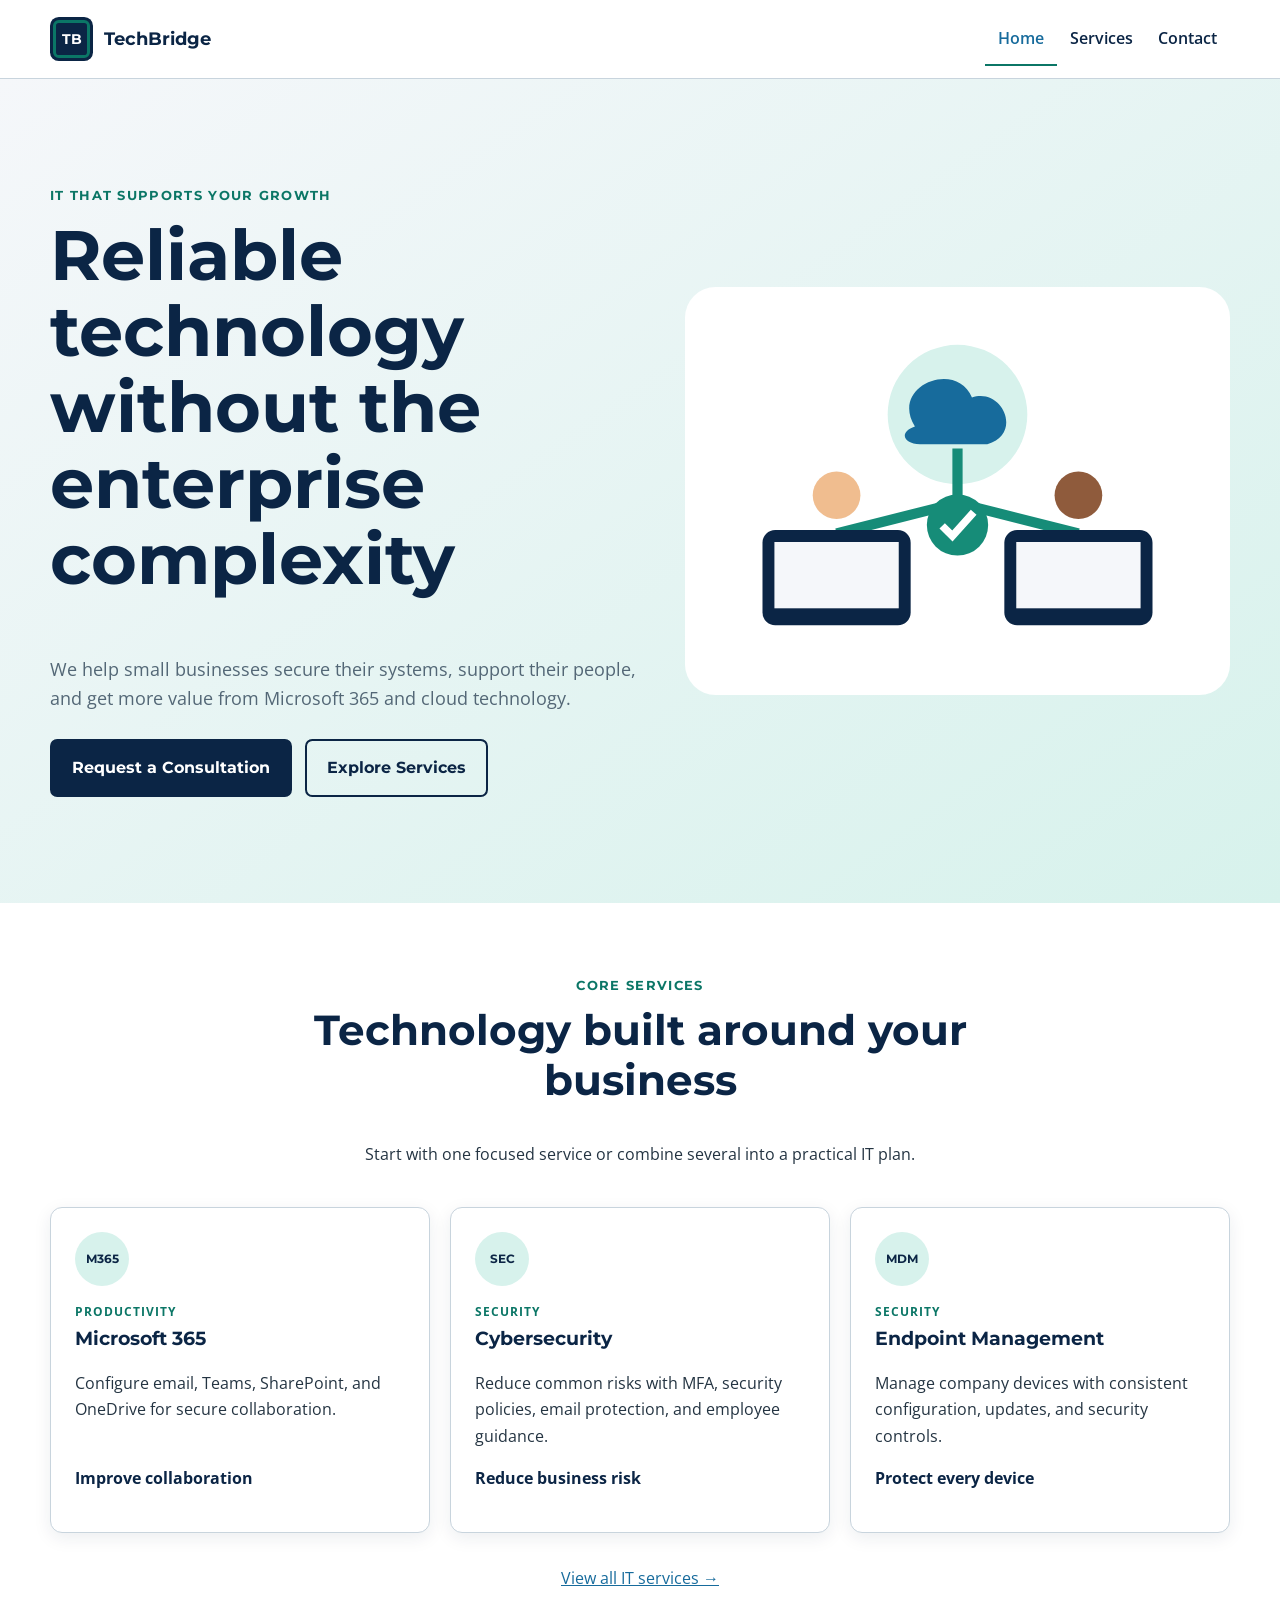
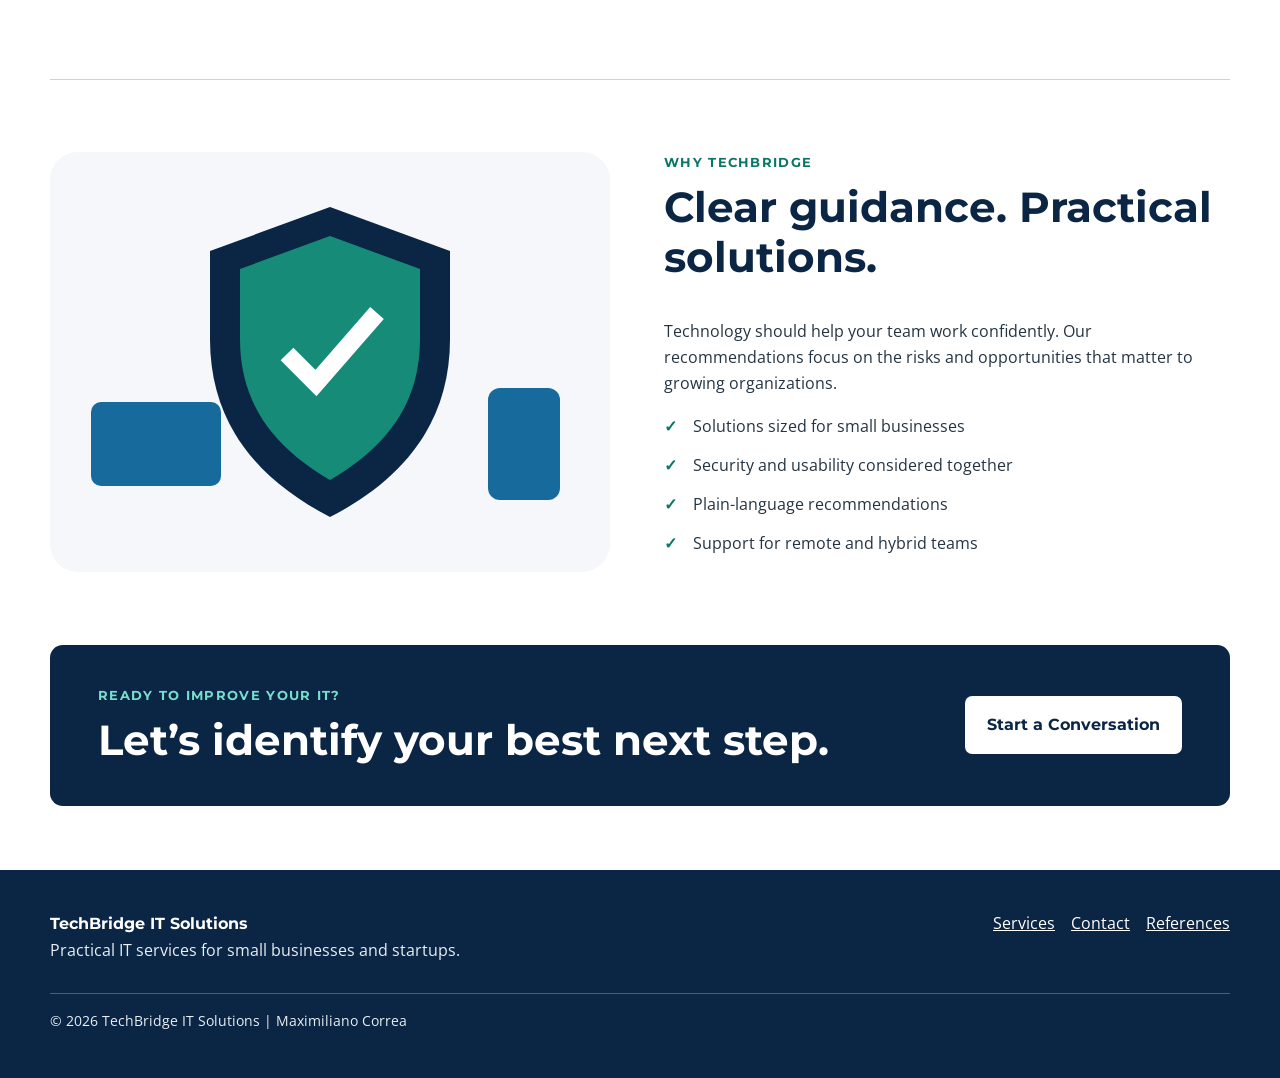
<file: project/index.html>
<!DOCTYPE html>
<html lang="en">
<head>
  <meta charset="UTF-8">
  <meta name="viewport" content="width=device-width, initial-scale=1.0">
  <meta name="description" content="TechBridge provides practical Microsoft 365, cybersecurity, cloud, device management, and IT support services for small businesses.">
  <meta name="author" content="Maximiliano Correa">
  <title>TechBridge IT Solutions | IT for Small Businesses</title>
  <link rel="preconnect" href="https://fonts.googleapis.com">
  <link rel="preconnect" href="https://fonts.gstatic.com" crossorigin>
  <link href="https://fonts.googleapis.com/css2?family=Montserrat:wght@600;700&family=Open+Sans:wght@400;600&display=swap" rel="stylesheet">
  <link rel="stylesheet" href="styles/techbridge.css">
  <script src="scripts/techbridge.js" defer></script>
</head>
<body>
  <header class="site-header">
    <a class="logo" href="index.html" aria-label="TechBridge home"><span aria-hidden="true">TB</span>TechBridge</a>
    <button id="menu-button" type="button" aria-label="Open navigation menu" aria-expanded="false" aria-controls="primary-nav">☰</button>
    <nav id="primary-nav" aria-label="Primary navigation">
      <a class="active" href="index.html" aria-current="page">Home</a>
      <a href="services.html">Services</a>
      <a href="contact.html">Contact</a>
    </nav>
  </header>
  <main>
    <section class="hero">
      <div>
        <p class="eyebrow">IT that supports your growth</p>
        <h1>Reliable technology without the enterprise complexity</h1>
        <p>We help small businesses secure their systems, support their people, and get more value from Microsoft 365 and cloud technology.</p>
        <div class="actions"><a class="button primary" href="contact.html">Request a Consultation</a><a class="button secondary" href="services.html">Explore Services</a></div>
      </div>
      <img src="images/connected-business.svg" alt="A connected small business team using secure cloud technology" width="640" height="480">
    </section>
    <section class="section">
      <div class="section-heading"><p class="eyebrow">Core services</p><h2>Technology built around your business</h2><p>Start with one focused service or combine several into a practical IT plan.</p></div>
      <div id="featured-services" class="card-grid" aria-live="polite"></div>
      <p class="center"><a href="services.html">View all IT services →</a></p>
    </section>
    <section class="section split">
      <img src="images/security-shield.svg" alt="Shield protecting connected business devices" width="560" height="420" loading="lazy">
      <div><p class="eyebrow">Why TechBridge</p><h2>Clear guidance. Practical solutions.</h2><p>Technology should help your team work confidently. Our recommendations focus on the risks and opportunities that matter to growing organizations.</p>
        <ul class="check-list"><li>Solutions sized for small businesses</li><li>Security and usability considered together</li><li>Plain-language recommendations</li><li>Support for remote and hybrid teams</li></ul>
      </div>
    </section>
    <section class="cta"><div><p class="eyebrow">Ready to improve your IT?</p><h2>Let’s identify your best next step.</h2></div><a class="button light" href="contact.html">Start a Conversation</a></section>
  </main>
  <footer><div><strong>TechBridge IT Solutions</strong><p>Practical IT services for small businesses and startups.</p></div><div class="footer-links"><a href="services.html">Services</a><a href="contact.html">Contact</a><a href="references.html">References</a></div><p class="copyright">&copy; <span class="current-year"></span> TechBridge IT Solutions | Maximiliano Correa</p></footer>
</body>
</html>
</file>
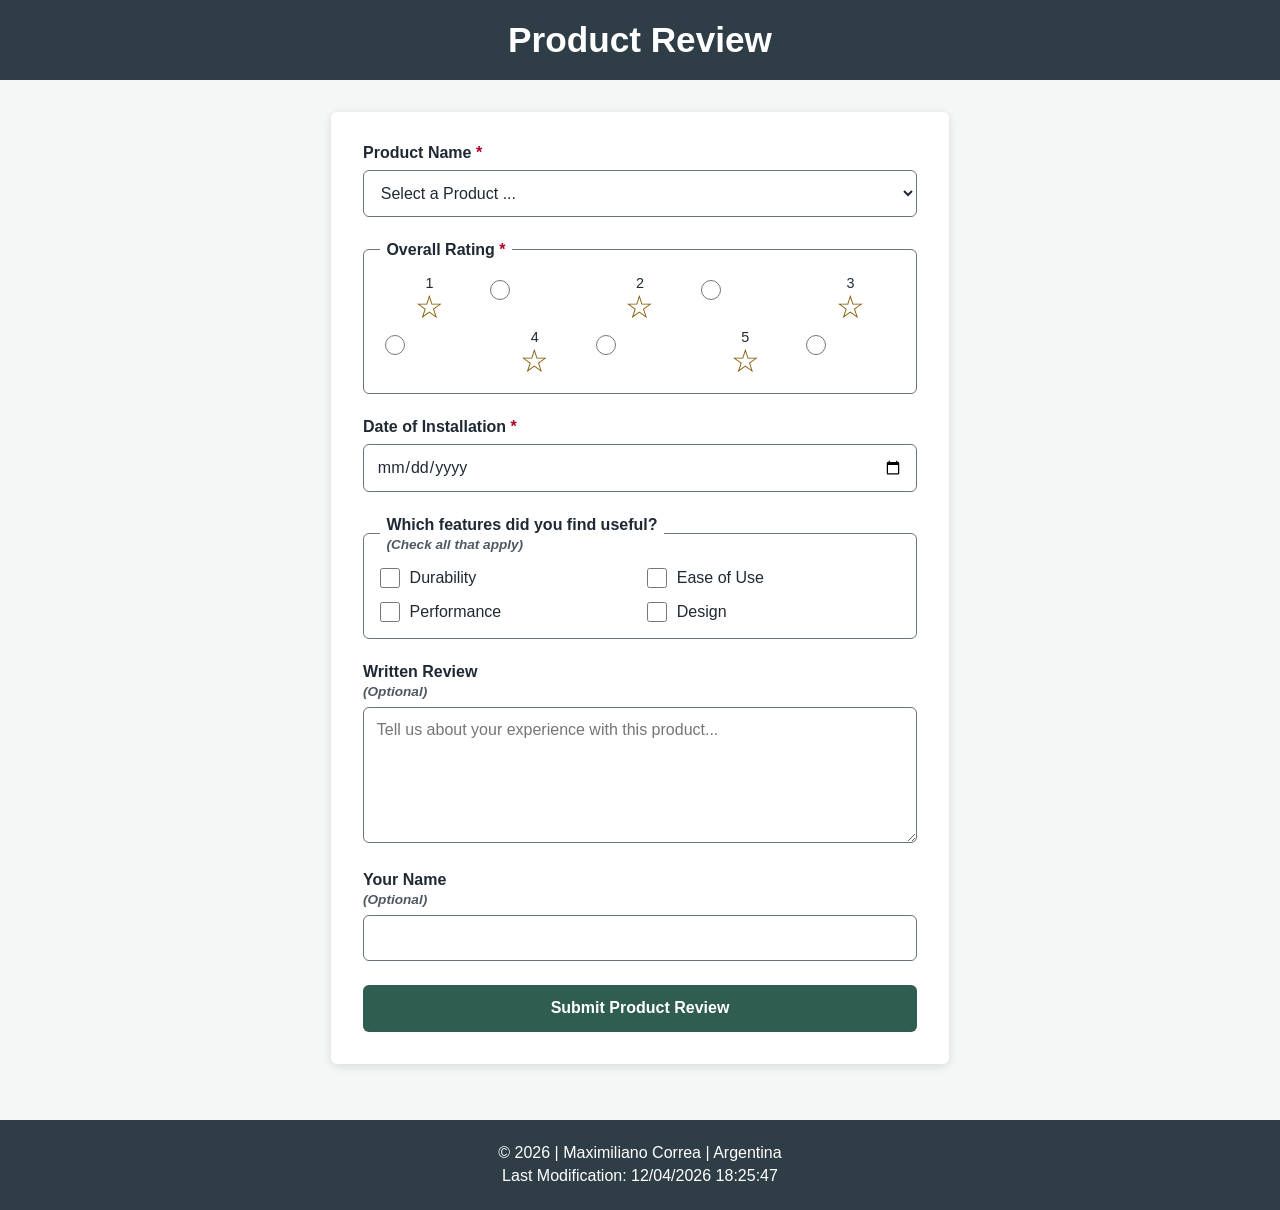
<file: form.html>
<!DOCTYPE html>
<html lang="en">
<head>
    <meta charset="UTF-8">
    <meta name="viewport" content="width=device-width, initial-scale=1.0">

    <title>Product Review | WDD 131</title>

    <meta
        name="description"
        content="Submit a product review including product rating, installation date, useful features, and comments."
    >
    <meta name="author" content="Maximiliano Correa">

    <link rel="stylesheet" href="styles/form.css">

    <script src="scripts/form.js" defer></script>
</head>

<body>

    <header>
        <h1>Product Review</h1>
    </header>

    <main>
        <form method="get" action="review.html">

            <!-- Product Name -->
            <div class="form-group">
                <label for="product">
                    Product Name
                    <span class="required">*</span>
                </label>

                <select
                    id="product"
                    name="product"
                    required
                >
                    <option value="" disabled selected>
                        Select a Product ...
                    </option>
                </select>
            </div>

            <!-- Overall Rating -->
            <fieldset>
                <legend>
                    Overall Rating
                    <span class="required">*</span>
                </legend>

                <div class="rating">

                    <label for="rating1">
                        <span>1</span>
                        <span class="star">☆</span>
                    </label>
                    <input
                        type="radio"
                        id="rating1"
                        name="rating"
                        value="1"
                        required
                    >

                    <label for="rating2">
                        <span>2</span>
                        <span class="star">☆</span>
                    </label>
                    <input
                        type="radio"
                        id="rating2"
                        name="rating"
                        value="2"
                        required
                    >

                    <label for="rating3">
                        <span>3</span>
                        <span class="star">☆</span>
                    </label>
                    <input
                        type="radio"
                        id="rating3"
                        name="rating"
                        value="3"
                        required
                    >

                    <label for="rating4">
                        <span>4</span>
                        <span class="star">☆</span>
                    </label>
                    <input
                        type="radio"
                        id="rating4"
                        name="rating"
                        value="4"
                        required
                    >

                    <label for="rating5">
                        <span>5</span>
                        <span class="star">☆</span>
                    </label>
                    <input
                        type="radio"
                        id="rating5"
                        name="rating"
                        value="5"
                        required
                    >

                </div>
            </fieldset>

            <!-- Installation Date -->
            <div class="form-group">
                <label for="installation">
                    Date of Installation
                    <span class="required">*</span>
                </label>

                <input
                    type="date"
                    id="installation"
                    name="installation"
                    required
                >
            </div>

            <!-- Useful Features -->
            <fieldset>
                <legend>
                    Which features did you find useful?
                    <span class="optional">(Check all that apply)</span>
                </legend>

                <div class="checkbox-group">

                    <label for="durability">
                        <input
                            type="checkbox"
                            id="durability"
                            name="features"
                            value="durability"
                        >
                        Durability
                    </label>

                    <label for="ease-of-use">
                        <input
                            type="checkbox"
                            id="ease-of-use"
                            name="features"
                            value="ease-of-use"
                        >
                        Ease of Use
                    </label>

                    <label for="performance">
                        <input
                            type="checkbox"
                            id="performance"
                            name="features"
                            value="performance"
                        >
                        Performance
                    </label>

                    <label for="design">
                        <input
                            type="checkbox"
                            id="design"
                            name="features"
                            value="design"
                        >
                        Design
                    </label>

                </div>
            </fieldset>

            <!-- Written Review -->
            <div class="form-group">
                <label for="review">
                    Written Review
                    <span class="optional">(Optional)</span>
                </label>

                <textarea
                    id="review"
                    name="review"
                    rows="6"
                    placeholder="Tell us about your experience with this product..."
                ></textarea>
            </div>

            <!-- User Name -->
            <div class="form-group">
                <label for="username">
                    Your Name
                    <span class="optional">(Optional)</span>
                </label>

                <input
                    type="text"
                    id="username"
                    name="username"
                    autocomplete="name"
                >
            </div>

            <!-- Submit -->
            <input
                type="submit"
                value="Submit Product Review"
                class="submit-button"
            >

        </form>
    </main>

    <footer>
        <p>
            &copy; <span id="currentyear"></span>
            | Maximiliano Correa
            | Argentina
        </p>

        <p id="lastModified"></p>
    </footer>

</body>
</html>
</file>
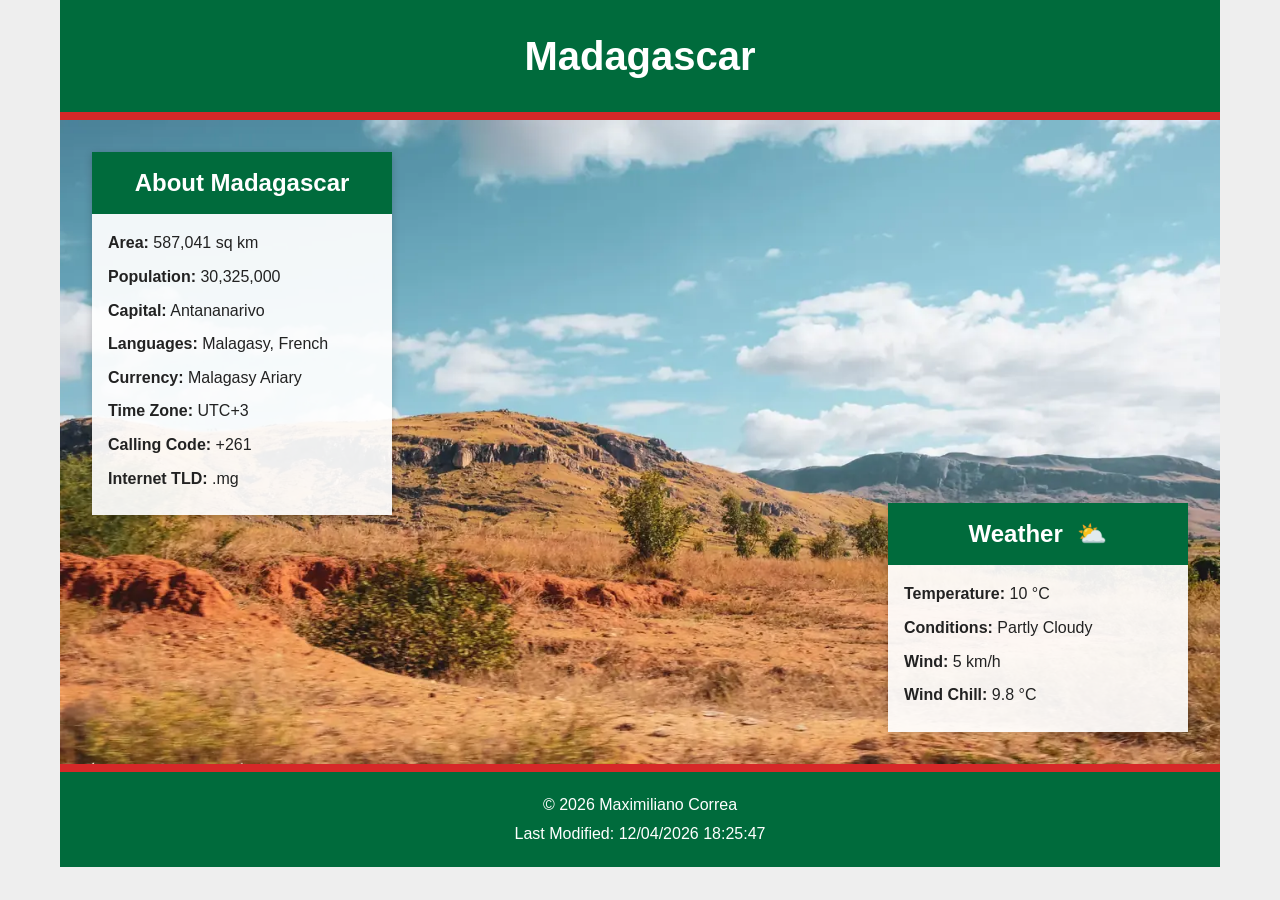
<file: place.html>
<!DOCTYPE html>
<html lang="en">

<head>
    <meta charset="UTF-8">
    <meta name="viewport" content="width=device-width, initial-scale=1.0">

    <meta
        name="description"
        content="Learn about Madagascar, including its geography, population, capital, language, currency, and current weather conditions."
    >

    <meta name="author" content="Maximiliano Correa">

    <title>Madagascar | Place</title>

    <link rel="stylesheet" href="styles/place.css">

    <script src="scripts/place.js" defer></script>
</head>

<body>

    <header>
        <h1>Madagascar</h1>
    </header>

    <main>

        <!-- Hero Image -->
        <div class="hero">
            <picture>
                <source
                    media="(min-width: 700px)"
                    srcset="images/madagascar-large.webp 1600w"
                    sizes="100vw"
                >

                <img
                    src="images/madagascar-small.webp"
                    srcset="images/madagascar-small.webp 800w"
                    sizes="100vw"
                    alt="Beautiful landscape of Madagascar"
                    width="800"
                    height="500"
                >
            </picture>
        </div>

        <!-- Place Information -->
        <section class="place-info">
            <h2>About Madagascar</h2>

            <div class="info-content">

                <p>
                    <strong>Area:</strong>
                    587,041 sq km
                </p>

                <p>
                    <strong>Population:</strong>
                    30,325,000
                </p>

                <p>
                    <strong>Capital:</strong>
                    Antananarivo
                </p>

                <p>
                    <strong>Languages:</strong>
                    Malagasy, French
                </p>

                <p>
                    <strong>Currency:</strong>
                    Malagasy Ariary
                </p>

                <p>
                    <strong>Time Zone:</strong>
                    UTC+3
                </p>

                <p>
                    <strong>Calling Code:</strong>
                    +261
                </p>

                <p>
                    <strong>Internet TLD:</strong>
                    .mg
                </p>

            </div>
        </section>

        <!-- Weather Information -->
        <section class="weather">

            <h2>Weather</h2>

            <img
                class="weather-icon"
                src="images/weather.svg"
                alt="Partly cloudy weather"
                width="80"
                height="80"
            >

            <div class="weather-content">

                <p>
                    <strong>Temperature:</strong>
                    <span id="temperature">10 °C</span>
                </p>

                <p>
                    <strong>Conditions:</strong>
                    Partly Cloudy
                </p>

                <p>
                    <strong>Wind:</strong>
                    <span id="wind-speed">5 km/h</span>
                </p>

                <p>
                    <strong>Wind Chill:</strong>
                    <span id="wind-chill">N/A</span>
                </p>

            </div>

        </section>

    </main>

    <footer>

        <p>
            &copy; <span id="currentyear"></span>
            Maximiliano Correa
        </p>

        <p>
            Last Modified:
            <span id="lastModified"></span>
        </p>

    </footer>

</body>

</html>
</file>
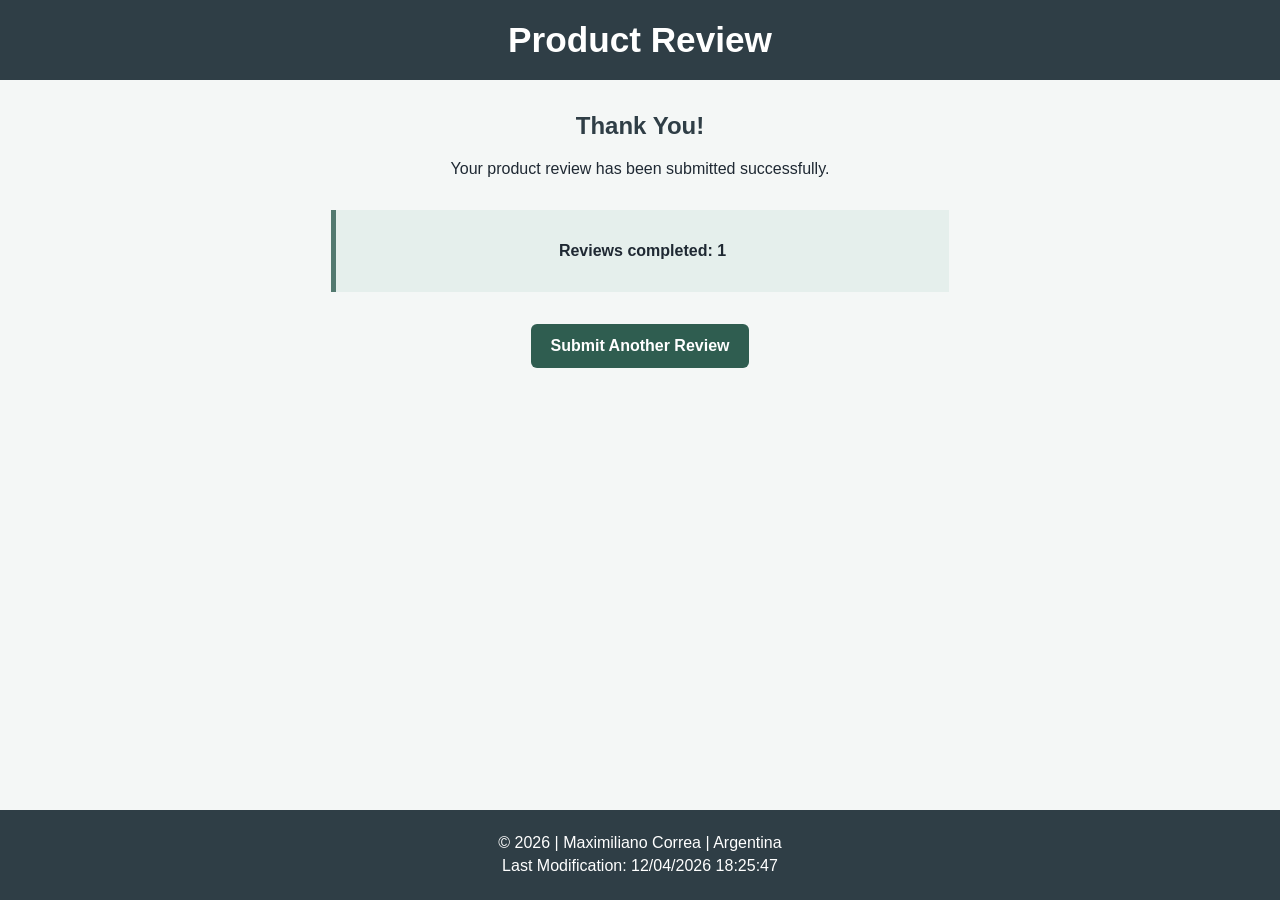
<file: review.html>
<!DOCTYPE html>
<html lang="en">
<head>
    <meta charset="UTF-8">
    <meta name="viewport" content="width=device-width, initial-scale=1.0">

    <title>Review Submitted | WDD 131</title>

    <meta
        name="description"
        content="Confirmation page for a successfully submitted product review."
    >
    <meta name="author" content="Maximiliano Correa">

    <link rel="stylesheet" href="styles/form.css">

    <script src="scripts/review.js" defer></script>
</head>

<body>

    <header>
        <h1>Product Review</h1>
    </header>

    <main>

        <section class="confirmation">

            <h2>Thank You!</h2>

            <p>
                Your product review has been submitted successfully.
            </p>

            <div class="review-count">
                <p>
                    Reviews completed:
                    <span id="reviewCount">0</span>
                </p>
            </div>

            <a href="form.html" class="back-link">
                Submit Another Review
            </a>

        </section>

    </main>

    <footer>
        <p>
            &copy; <span id="currentyear"></span>
            | Maximiliano Correa
            | Argentina
        </p>

        <p id="lastModified"></p>
    </footer>

</body>
</html>
</file>
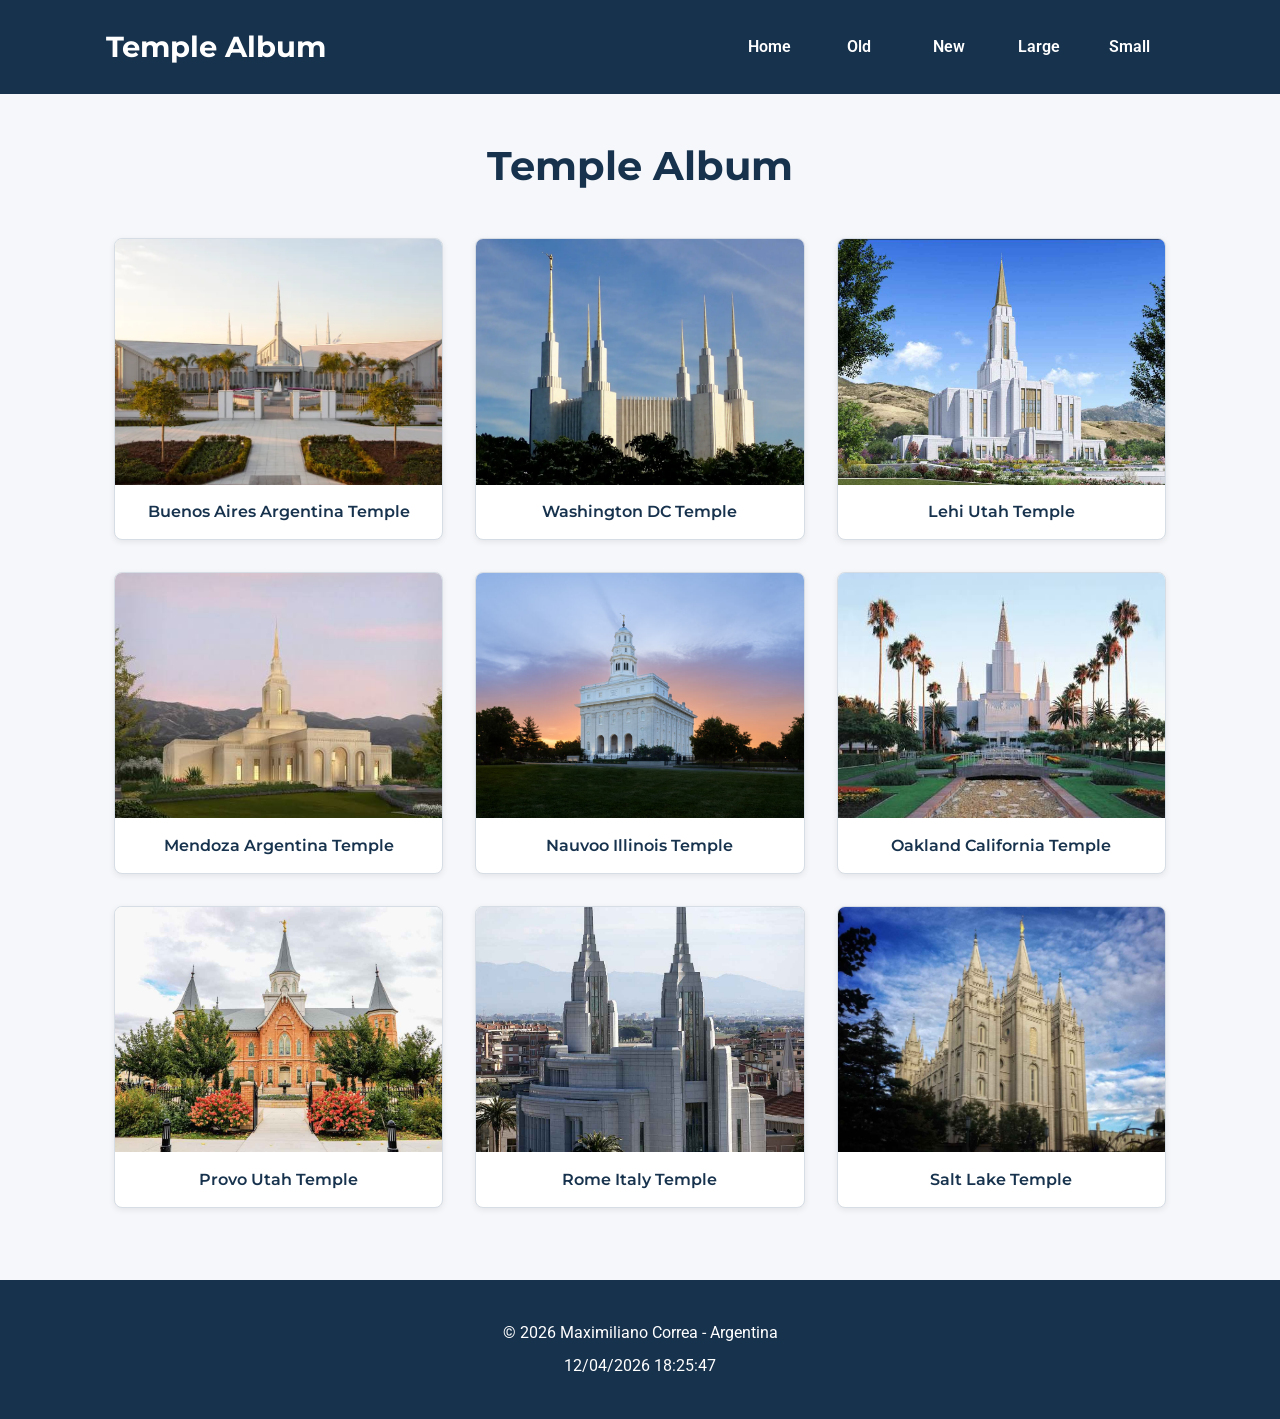
<file: temples.html>
<!DOCTYPE html>
<html lang="en">
<head>
    <meta charset="UTF-8">
    <meta name="viewport" content="width=device-width, initial-scale=1.0">

    <title>Temple Album | WDD 131 – Dynamic Web Fundamentals</title>

    <meta
        name="description"
        content="Explore a collection of temples from around the world in this responsive Temple Album created for WDD 131 – Dynamic Web Fundamentals."
    >

    <meta name="author" content="Maximiliano Correa">

    <link rel="preconnect" href="https://fonts.googleapis.com">
    <link rel="preconnect" href="https://fonts.gstatic.com" crossorigin>

    <link
        href="https://fonts.googleapis.com/css2?family=Montserrat:wght@400;600;700&family=Roboto:wght@400;500&display=swap"
        rel="stylesheet"
    >

    <link rel="stylesheet" href="styles/temples.css">
    <link rel="stylesheet" href="styles/temples-large.css">

    <script src="scripts/temples.js" defer></script>
</head>

<body>

    <header>
        <div class="header-content">

            <span class="site-title">Temple Album</span>

            <button
                id="menu-button"
                class="menu-button"
                type="button"
                aria-label="Open navigation menu"
                aria-expanded="false"
                aria-controls="navigation"
            >
                <span aria-hidden="true">☰</span>
            </button>

            <nav id="navigation">
                <a href="temples.html">Home</a>
                <a href="temples.html?filter=old">Old</a>
                <a href="temples.html?filter=new">New</a>
                <a href="temples.html?filter=large">Large</a>
                <a href="temples.html?filter=small">Small</a>
            </nav>

        </div>
    </header>

    <main>
        <h1>Temple Album</h1>

        <div class="temple-grid">

            <figure>
                <img
                    src="images/temple-placeholder.jpg"
                    alt="Buenos Aires Argentina Temple"
                    width="800"
                    height="600"
                    loading="lazy"
                >
                <figcaption>Buenos Aires Argentina Temple</figcaption>
            </figure>

            <figure>
                <img
                    src="images/dctemple.jpg"
                    alt="Washington DC Temple"
                    width="800"
                    height="600"
                    loading="lazy"
                >
                <figcaption>Washington DC Temple</figcaption>
            </figure>

            <figure>
                <img
                    src="images/lehi.jpg"
                    alt="Lehi Utah Temple"
                    width="800"
                    height="600"
                    loading="lazy"
                >
                <figcaption>Lehi Utah Temple</figcaption>
            </figure>

            <figure>
                <img
                    src="images/mendoza.jpg"
                    alt="Mendoza Argentina Temple"
                    width="800"
                    height="600"
                    loading="lazy"
                >
                <figcaption>Mendoza Argentina Temple</figcaption>
            </figure>

            <figure>
                <img
                    src="images/nauvoo.jpg"
                    alt="Nauvoo Illinois Temple"
                    width="800"
                    height="600"
                    loading="lazy"
                >
                <figcaption>Nauvoo Illinois Temple</figcaption>
            </figure>

            <figure>
                <img
                    src="images/oakland.jpg"
                    alt="Oakland California Temple"
                    width="800"
                    height="600"
                    loading="lazy"
                >
                <figcaption>Oakland California Temple</figcaption>
            </figure>

            <figure>
                <img
                    src="images/provo.jpg"
                    alt="Provo Utah Temple"
                    width="800"
                    height="600"
                    loading="lazy"
                >
                <figcaption>Provo Utah Temple</figcaption>
            </figure>

            <figure>
                <img
                    src="images/rome.jpg"
                    alt="Rome Italy Temple"
                    width="800"
                    height="600"
                    loading="lazy"
                >
                <figcaption>Rome Italy Temple</figcaption>
            </figure>

            <figure>
                <img
                    src="images/saltlake.jpg"
                    alt="Salt Lake Temple"
                    width="800"
                    height="600"
                    loading="lazy"
                >
                <figcaption>Salt Lake Temple</figcaption>
            </figure>

        </div>
    </main>

    <footer>
        <p>
            &copy; <span id="currentyear"></span>
            Maximiliano Correa - Argentina
        </p>

        <p id="lastModified"></p>
    </footer>

</body>
</html>
</file>
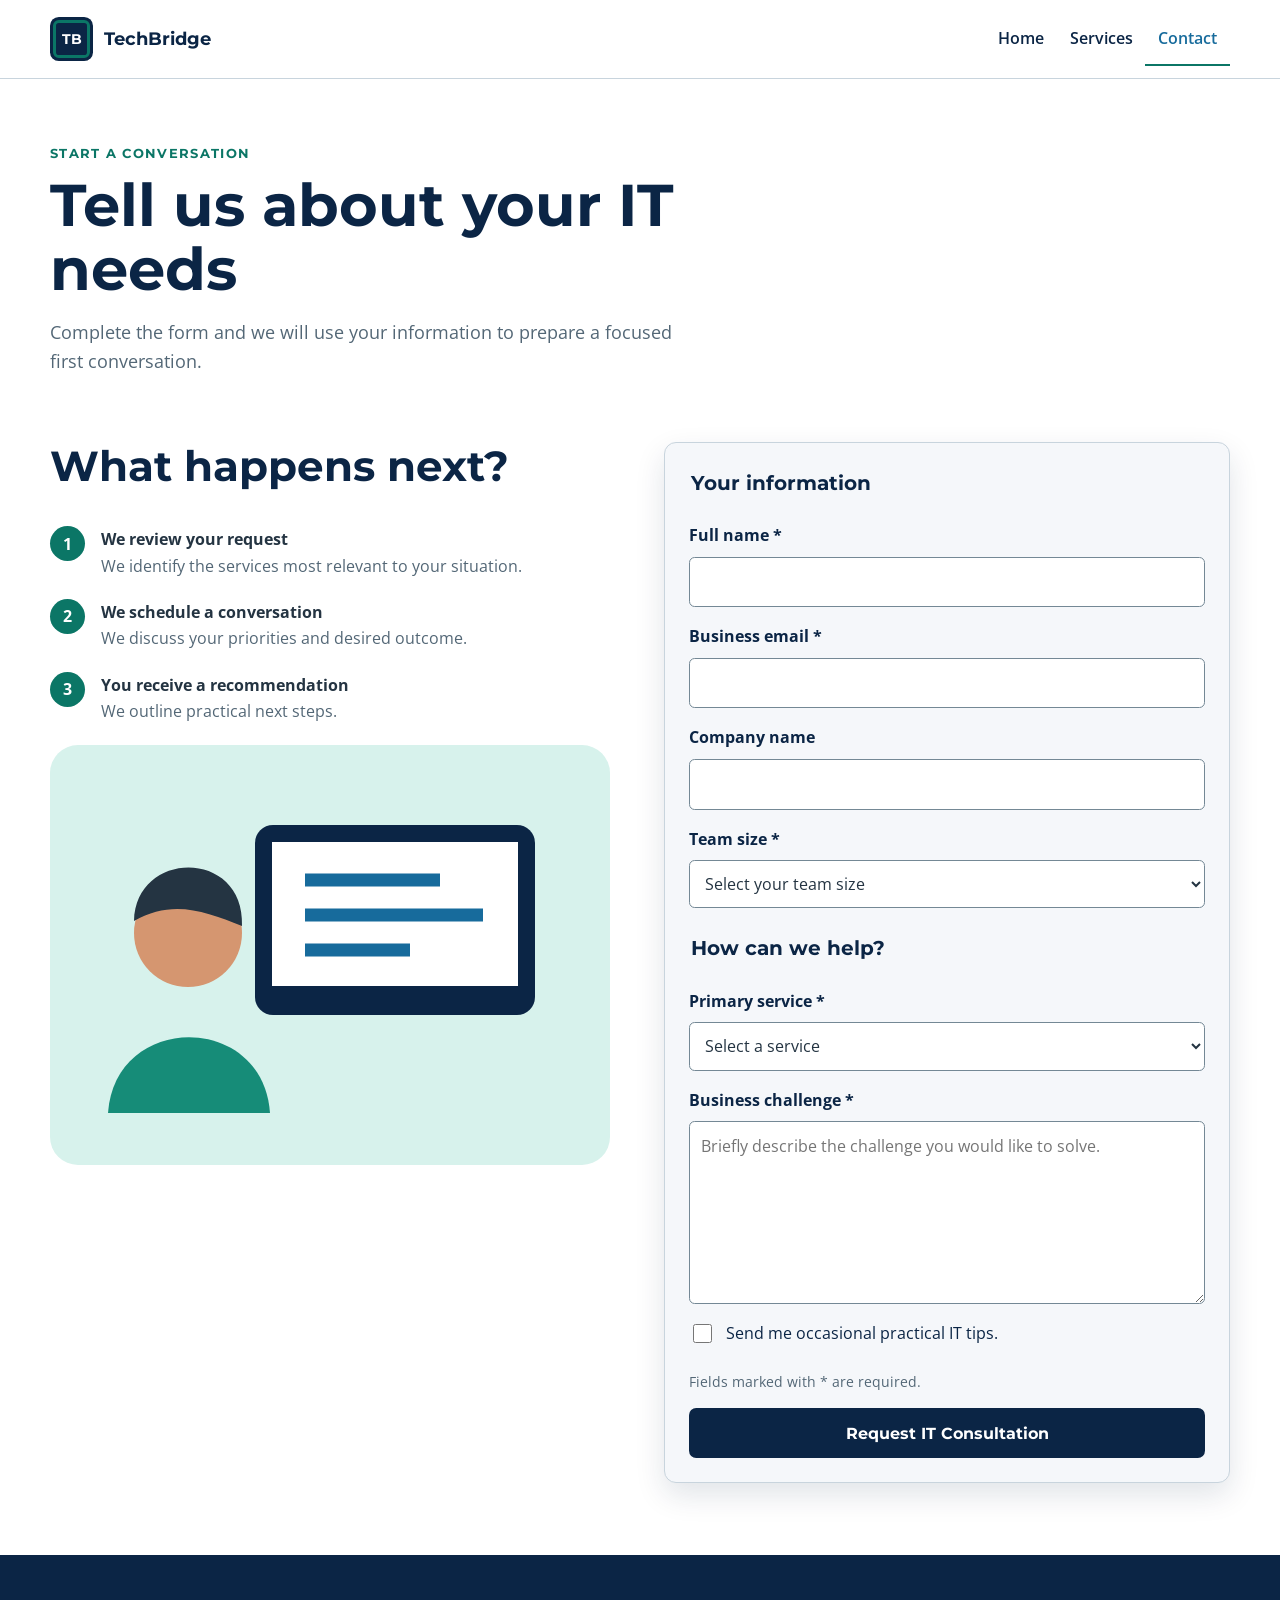
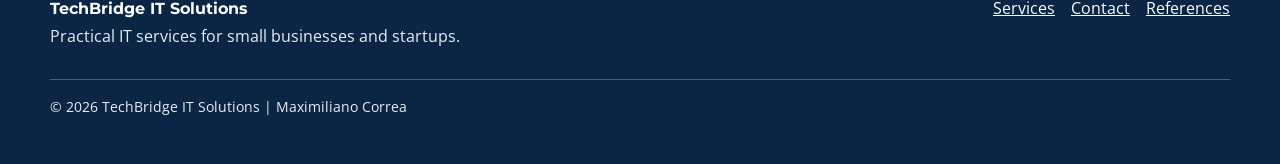
<file: project/contact.html>
<!DOCTYPE html>
<html lang="en">
<head>
  <meta charset="UTF-8"><meta name="viewport" content="width=device-width, initial-scale=1.0">
  <meta name="description" content="Request an IT consultation with TechBridge for your small business or startup.">
  <meta name="author" content="Maximiliano Correa"><title>Contact | TechBridge</title>
  <link rel="preconnect" href="https://fonts.googleapis.com"><link rel="preconnect" href="https://fonts.gstatic.com" crossorigin>
  <link href="https://fonts.googleapis.com/css2?family=Montserrat:wght@600;700&family=Open+Sans:wght@400;600&display=swap" rel="stylesheet">
  <link rel="stylesheet" href="styles/techbridge.css"><script src="scripts/techbridge.js" defer></script>
</head>
<body>
  <header class="site-header"><a class="logo" href="index.html" aria-label="TechBridge home"><span aria-hidden="true">TB</span>TechBridge</a><button id="menu-button" type="button" aria-label="Open navigation menu" aria-expanded="false" aria-controls="primary-nav">☰</button><nav id="primary-nav" aria-label="Primary navigation"><a href="index.html">Home</a><a href="services.html">Services</a><a class="active" href="contact.html" aria-current="page">Contact</a></nav></header>
  <main>
    <section class="page-hero"><p class="eyebrow">Start a conversation</p><h1>Tell us about your IT needs</h1><p>Complete the form and we will use your information to prepare a focused first conversation.</p></section>
    <section class="section contact-layout">
      <div><h2>What happens next?</h2><ol class="steps"><li><span>1</span><div><strong>We review your request</strong><p>We identify the services most relevant to your situation.</p></div></li><li><span>2</span><div><strong>We schedule a conversation</strong><p>We discuss your priorities and desired outcome.</p></div></li><li><span>3</span><div><strong>You receive a recommendation</strong><p>We outline practical next steps.</p></div></li></ol><img src="images/support-team.svg" alt="IT specialist helping a business customer" width="560" height="420" loading="lazy"></div>
      <form id="consultation-form" method="get" action="thankyou.html">
        <fieldset><legend>Your information</legend>
          <label for="name">Full name *</label><input id="name" name="name" type="text" autocomplete="name" required>
          <label for="email">Business email *</label><input id="email" name="email" type="email" autocomplete="email" required>
          <label for="company">Company name</label><input id="company" name="company" type="text" autocomplete="organization">
          <label for="team-size">Team size *</label><select id="team-size" name="team-size" required><option value="" disabled selected>Select your team size</option><option value="1-10">1–10 employees</option><option value="11-50">11–50 employees</option><option value="51-100">51–100 employees</option><option value="101+">More than 100 employees</option></select>
        </fieldset>
        <fieldset><legend>How can we help?</legend>
          <label for="service-interest">Primary service *</label><select id="service-interest" name="service" required><option value="" disabled selected>Select a service</option><option value="Microsoft 365">Microsoft 365</option><option value="Cybersecurity">Cybersecurity</option><option value="Endpoint Management">Endpoint Management</option><option value="Cloud Solutions">Cloud Solutions</option><option value="IT Support">IT Support</option></select>
          <label for="message">Business challenge *</label><textarea id="message" name="message" rows="6" minlength="20" required placeholder="Briefly describe the challenge you would like to solve."></textarea>
          <label class="checkbox"><input name="updates" type="checkbox" value="yes">Send me occasional practical IT tips.</label>
        </fieldset>
        <p class="note">Fields marked with * are required.</p><button class="button primary submit" type="submit">Request IT Consultation</button>
      </form>
    </section>
  </main>
  <footer><div><strong>TechBridge IT Solutions</strong><p>Practical IT services for small businesses and startups.</p></div><div class="footer-links"><a href="services.html">Services</a><a href="contact.html">Contact</a><a href="references.html">References</a></div><p class="copyright">&copy; <span class="current-year"></span> TechBridge IT Solutions | Maximiliano Correa</p></footer>
</body>
</html>
</file>
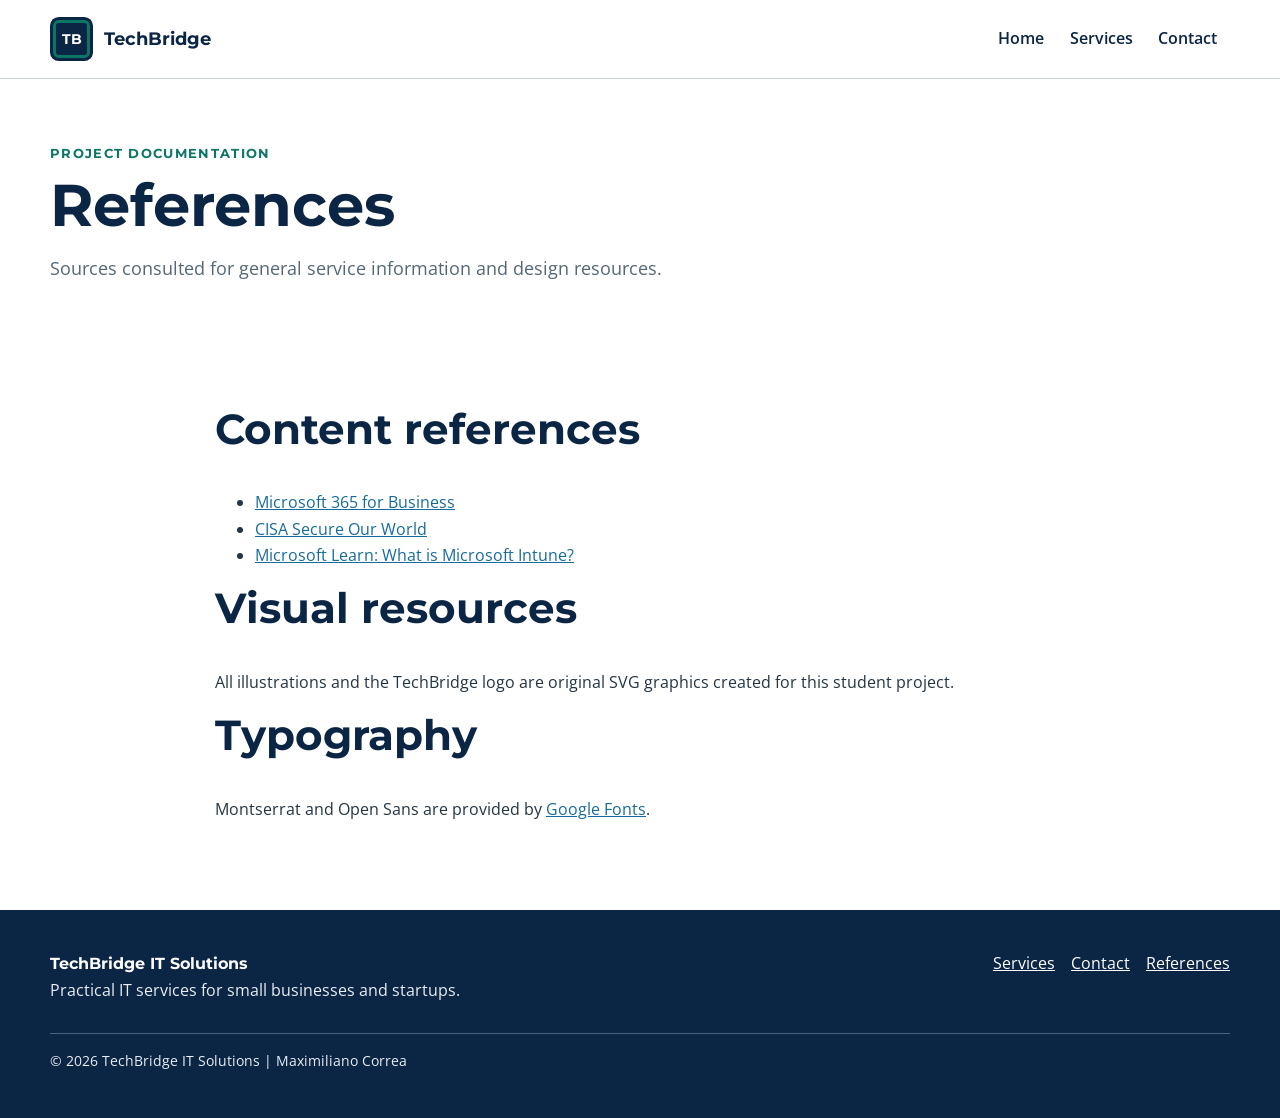
<file: project/references.html>
<!DOCTYPE html>
<html lang="en">
<head>
  <meta charset="UTF-8"><meta name="viewport" content="width=device-width, initial-scale=1.0">
  <meta name="description" content="Sources used for the TechBridge IT Solutions student project."><meta name="author" content="Maximiliano Correa">
  <title>References | TechBridge</title><link rel="preconnect" href="https://fonts.googleapis.com"><link rel="preconnect" href="https://fonts.gstatic.com" crossorigin>
  <link href="https://fonts.googleapis.com/css2?family=Montserrat:wght@600;700&family=Open+Sans:wght@400;600&display=swap" rel="stylesheet">
  <link rel="stylesheet" href="styles/techbridge.css"><script src="scripts/techbridge.js" defer></script>
</head>
<body>
  <header class="site-header"><a class="logo" href="index.html" aria-label="TechBridge home"><span aria-hidden="true">TB</span>TechBridge</a><button id="menu-button" type="button" aria-label="Open navigation menu" aria-expanded="false" aria-controls="primary-nav">☰</button><nav id="primary-nav" aria-label="Primary navigation"><a href="index.html">Home</a><a href="services.html">Services</a><a href="contact.html">Contact</a></nav></header>
  <main><section class="page-hero"><p class="eyebrow">Project documentation</p><h1>References</h1><p>Sources consulted for general service information and design resources.</p></section>
    <section class="section references"><h2>Content references</h2><ul><li><a href="https://www.microsoft.com/en-us/microsoft-365/business">Microsoft 365 for Business</a></li><li><a href="https://www.cisa.gov/secure-our-world">CISA Secure Our World</a></li><li><a href="https://learn.microsoft.com/en-us/mem/intune/fundamentals/what-is-intune">Microsoft Learn: What is Microsoft Intune?</a></li></ul><h2>Visual resources</h2><p>All illustrations and the TechBridge logo are original SVG graphics created for this student project.</p><h2>Typography</h2><p>Montserrat and Open Sans are provided by <a href="https://fonts.google.com/">Google Fonts</a>.</p></section>
  </main>
  <footer><div><strong>TechBridge IT Solutions</strong><p>Practical IT services for small businesses and startups.</p></div><div class="footer-links"><a href="services.html">Services</a><a href="contact.html">Contact</a><a href="references.html">References</a></div><p class="copyright">&copy; <span class="current-year"></span> TechBridge IT Solutions | Maximiliano Correa</p></footer>
</body>
</html>
</file>
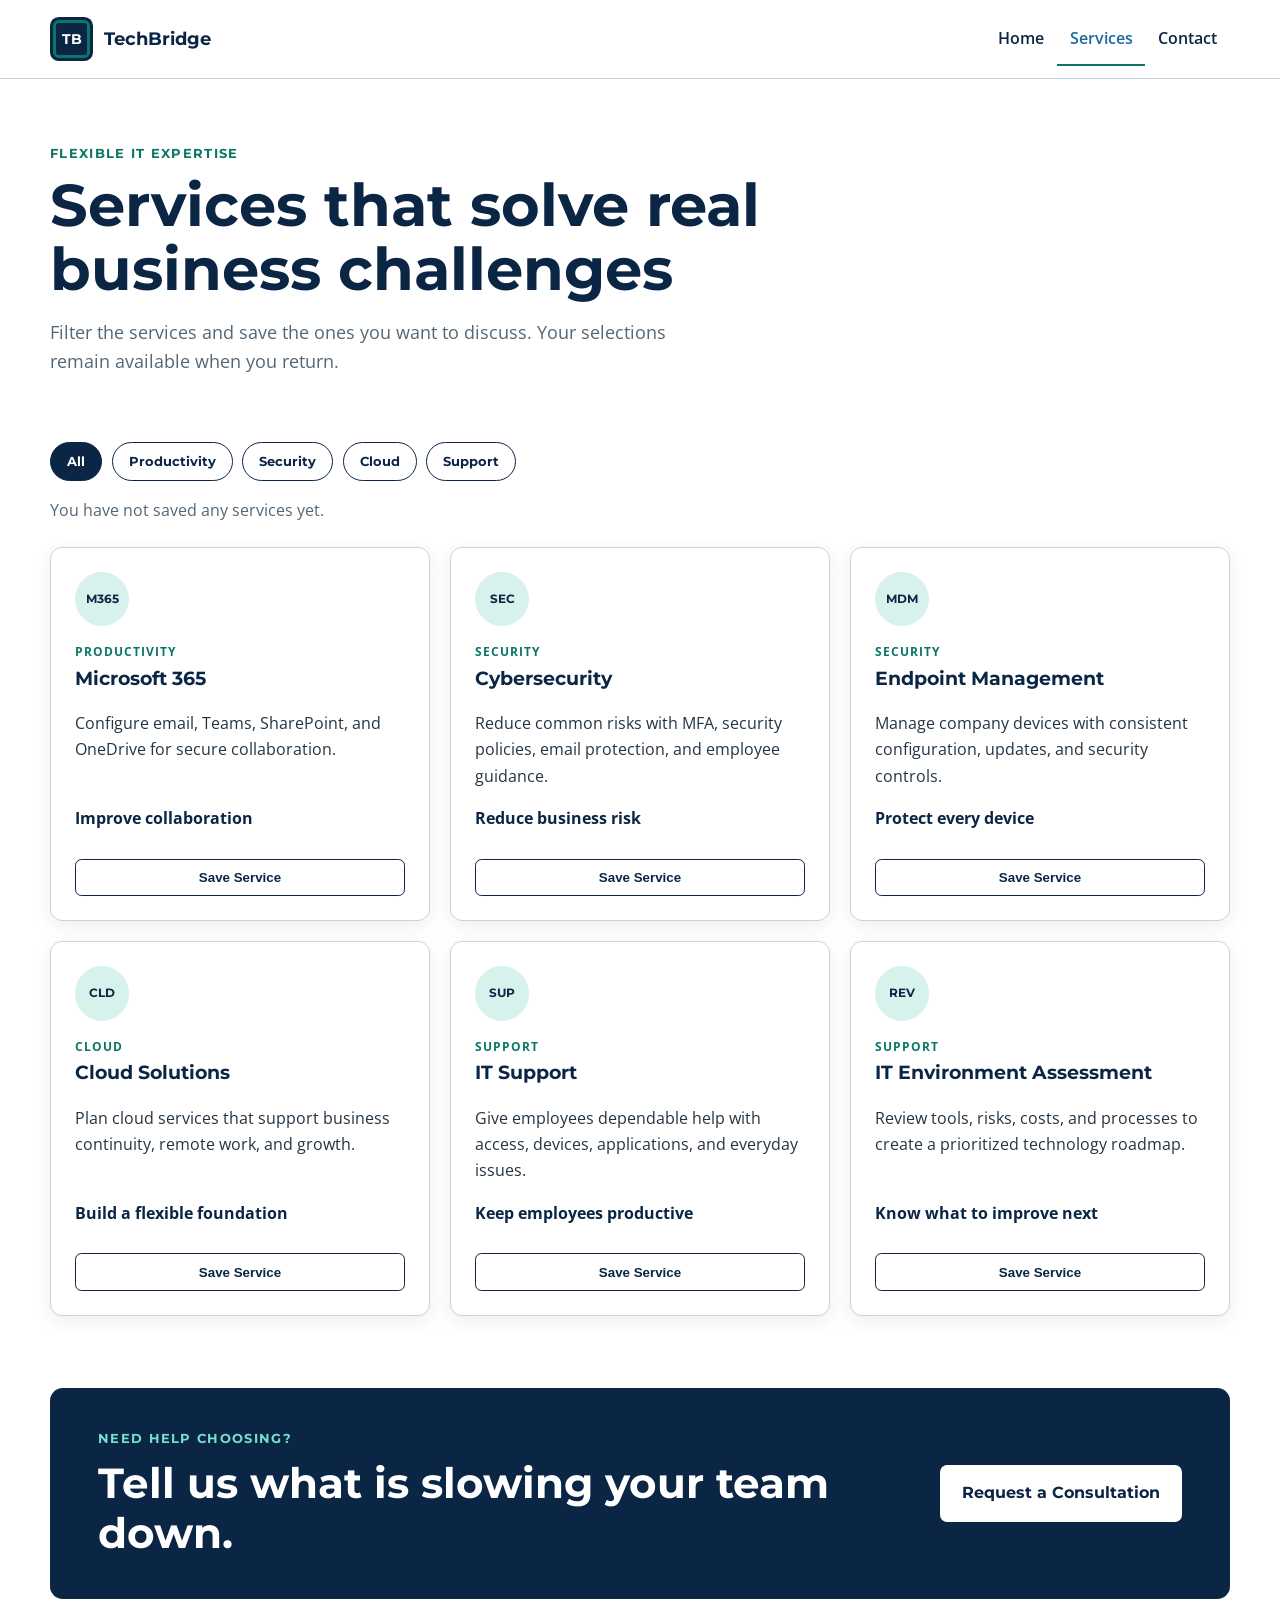
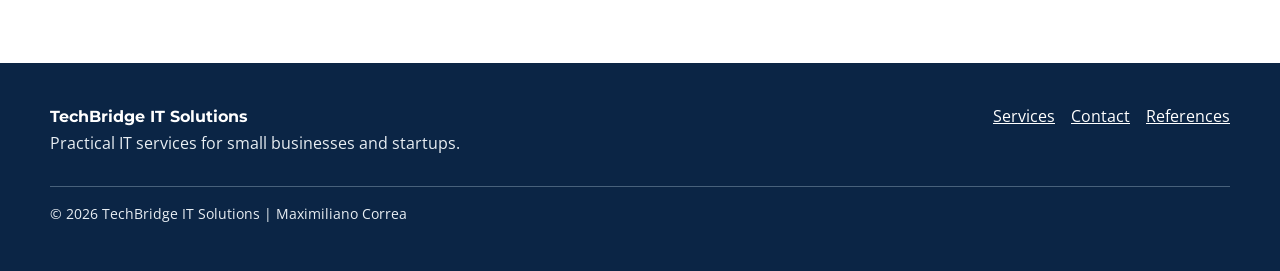
<file: project/services.html>
<!DOCTYPE html>
<html lang="en">
<head>
  <meta charset="UTF-8"><meta name="viewport" content="width=device-width, initial-scale=1.0">
  <meta name="description" content="Explore TechBridge Microsoft 365, cybersecurity, cloud, endpoint management, and IT support services.">
  <meta name="author" content="Maximiliano Correa"><title>IT Services | TechBridge</title>
  <link rel="preconnect" href="https://fonts.googleapis.com"><link rel="preconnect" href="https://fonts.gstatic.com" crossorigin>
  <link href="https://fonts.googleapis.com/css2?family=Montserrat:wght@600;700&family=Open+Sans:wght@400;600&display=swap" rel="stylesheet">
  <link rel="stylesheet" href="styles/techbridge.css"><script src="scripts/techbridge.js" defer></script>
</head>
<body>
  <header class="site-header"><a class="logo" href="index.html" aria-label="TechBridge home"><span aria-hidden="true">TB</span>TechBridge</a><button id="menu-button" type="button" aria-label="Open navigation menu" aria-expanded="false" aria-controls="primary-nav">☰</button><nav id="primary-nav" aria-label="Primary navigation"><a href="index.html">Home</a><a class="active" href="services.html" aria-current="page">Services</a><a href="contact.html">Contact</a></nav></header>
  <main>
    <section class="page-hero"><p class="eyebrow">Flexible IT expertise</p><h1>Services that solve real business challenges</h1><p>Filter the services and save the ones you want to discuss. Your selections remain available when you return.</p></section>
    <section class="section service-section">
      <div class="filters" aria-label="Filter services"><button class="filter active" type="button" data-filter="all">All</button><button class="filter" type="button" data-filter="productivity">Productivity</button><button class="filter" type="button" data-filter="security">Security</button><button class="filter" type="button" data-filter="cloud">Cloud</button><button class="filter" type="button" data-filter="support">Support</button></div>
      <p id="saved-summary" aria-live="polite"></p><div id="services-grid" class="card-grid" aria-live="polite"></div>
    </section>
    <section class="cta"><div><p class="eyebrow">Need help choosing?</p><h2>Tell us what is slowing your team down.</h2></div><a class="button light" href="contact.html">Request a Consultation</a></section>
  </main>
  <footer><div><strong>TechBridge IT Solutions</strong><p>Practical IT services for small businesses and startups.</p></div><div class="footer-links"><a href="services.html">Services</a><a href="contact.html">Contact</a><a href="references.html">References</a></div><p class="copyright">&copy; <span class="current-year"></span> TechBridge IT Solutions | Maximiliano Correa</p></footer>
</body>
</html>
</file>
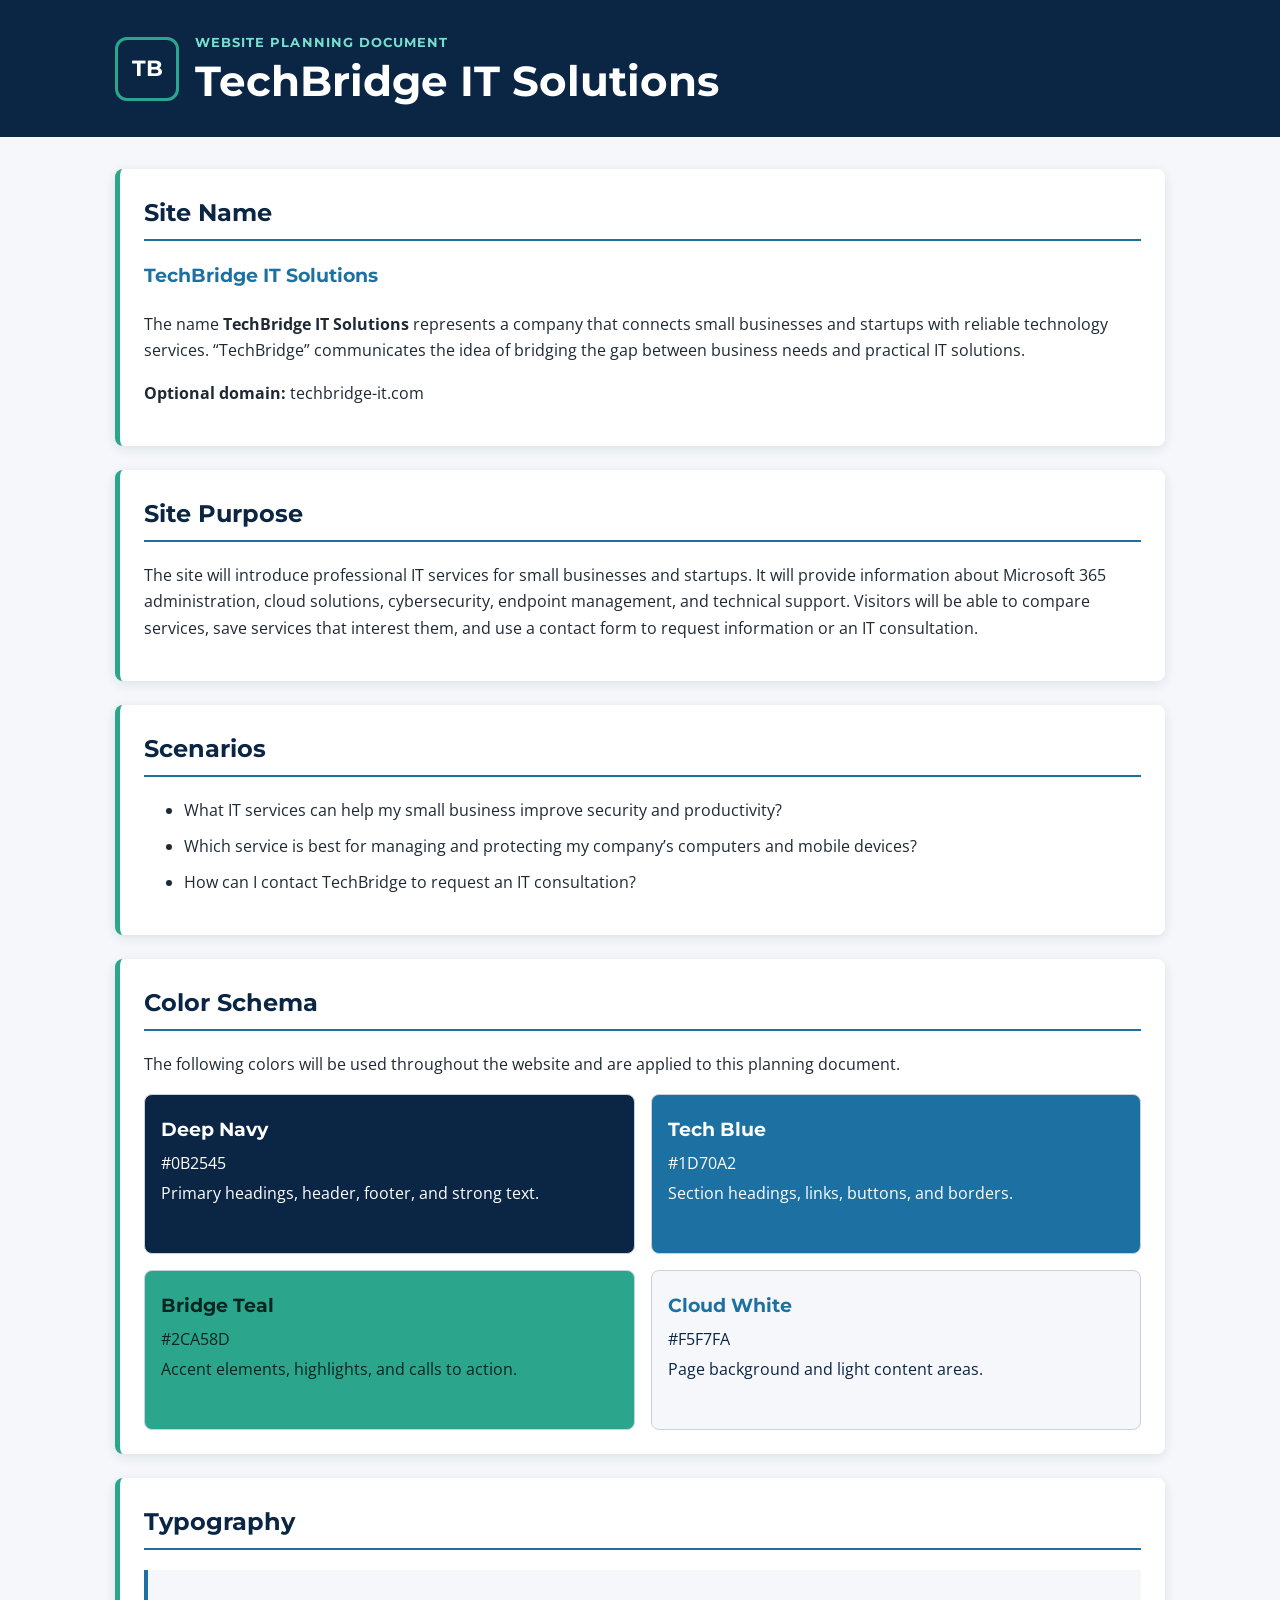
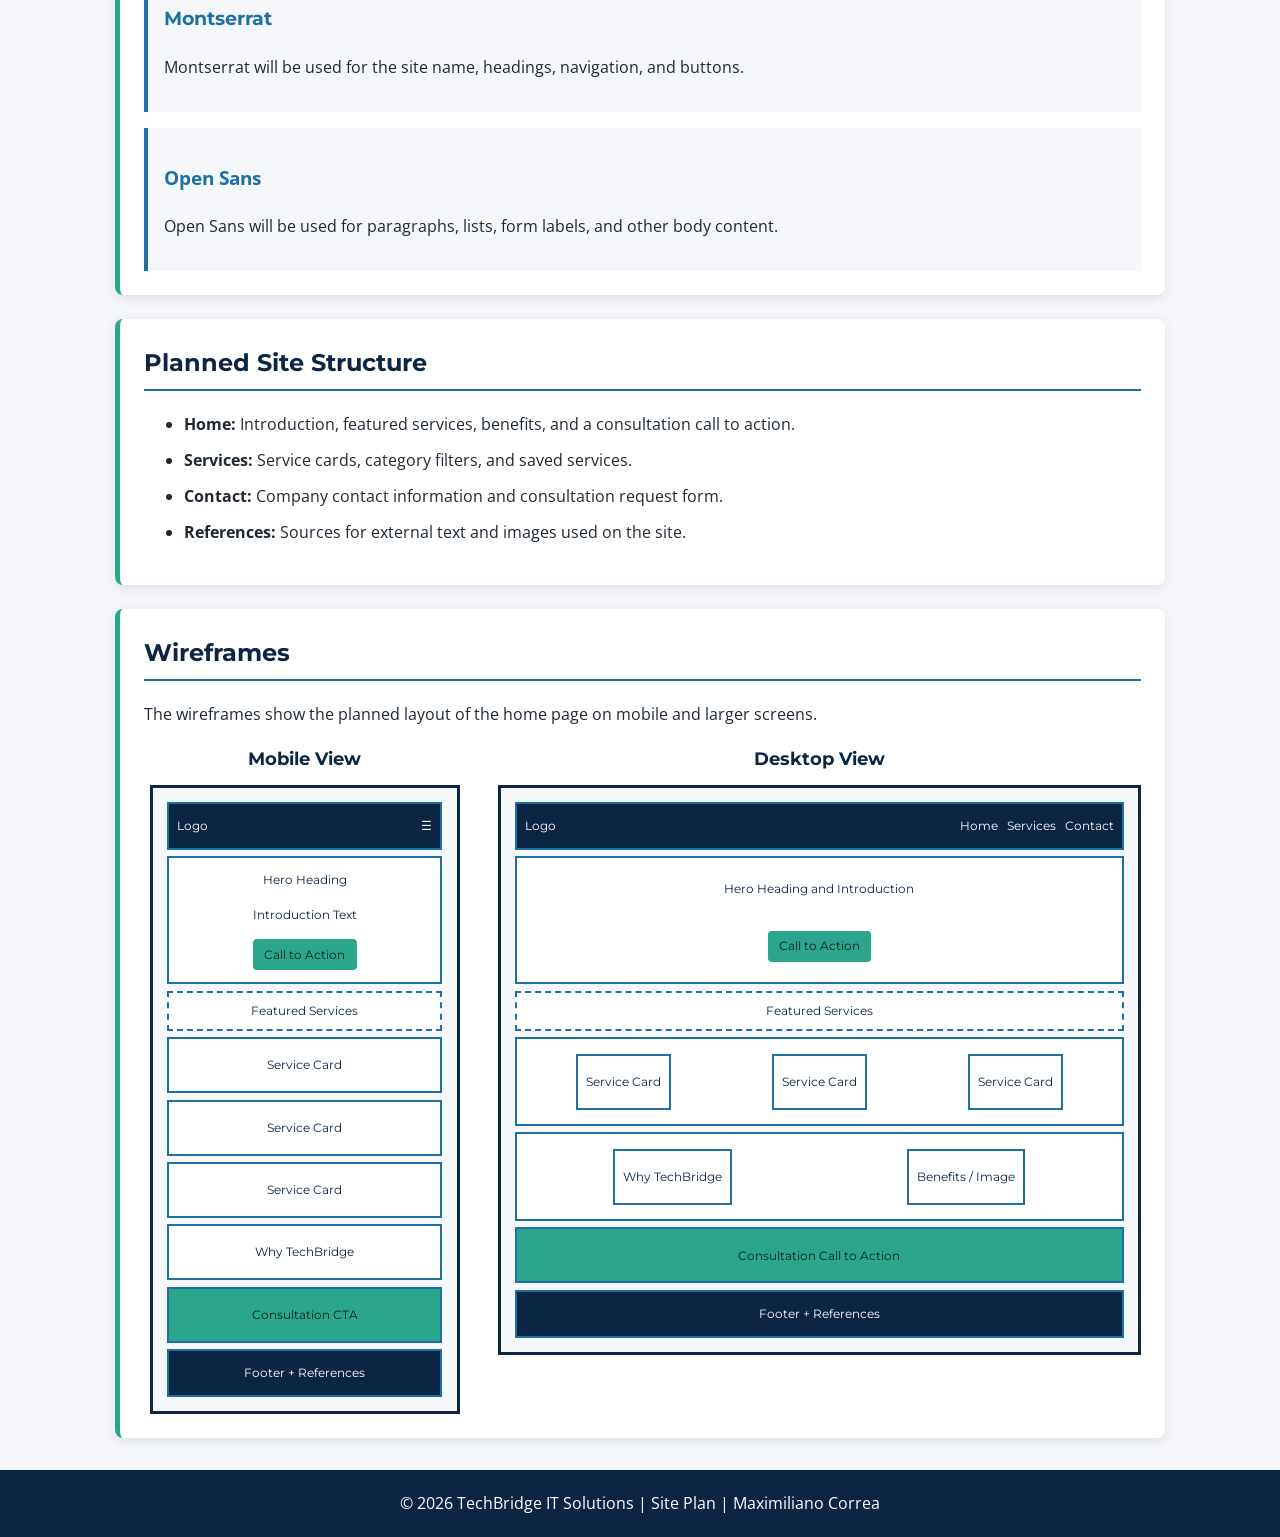
<file: project/siteplan.html>
<!DOCTYPE html>
<html lang="en">
<head>
    <meta charset="UTF-8">
    <meta name="viewport" content="width=device-width, initial-scale=1.0">
    <meta name="description" content="Website planning document for TechBridge IT Solutions, an IT services website for small businesses and startups.">
    <meta name="author" content="Maximiliano Correa">
    <title>TechBridge IT Solutions | Site Plan</title>
    <link rel="preconnect" href="https://fonts.googleapis.com">
    <link rel="preconnect" href="https://fonts.gstatic.com" crossorigin>
    <link href="https://fonts.googleapis.com/css2?family=Montserrat:wght@600;700&family=Open+Sans:wght@400;600&display=swap" rel="stylesheet">
    <link rel="stylesheet" href="styles/siteplan.css">
</head>
<body>
    <header>
        <div class="brand-mark" aria-hidden="true">TB</div>
        <div>
            <p class="eyebrow">Website Planning Document</p>
            <h1>TechBridge IT Solutions</h1>
        </div>
    </header>

    <main>
        <section>
            <h2>Site Name</h2>
            <h3>TechBridge IT Solutions</h3>
            <p>
                The name <strong>TechBridge IT Solutions</strong> represents a company that
                connects small businesses and startups with reliable technology services.
                “TechBridge” communicates the idea of bridging the gap between business needs
                and practical IT solutions.
            </p>
            <p><strong>Optional domain:</strong> techbridge-it.com</p>
        </section>

        <section>
            <h2>Site Purpose</h2>
            <p>
                The site will introduce professional IT services for small businesses and
                startups. It will provide information about Microsoft 365 administration,
                cloud solutions, cybersecurity, endpoint management, and technical support.
                Visitors will be able to compare services, save services that interest them,
                and use a contact form to request information or an IT consultation.
            </p>
        </section>

        <section>
            <h2>Scenarios</h2>
            <ul>
                <li>What IT services can help my small business improve security and productivity?</li>
                <li>Which service is best for managing and protecting my company’s computers and mobile devices?</li>
                <li>How can I contact TechBridge to request an IT consultation?</li>
            </ul>
        </section>

        <section>
            <h2>Color Schema</h2>
            <p>The following colors will be used throughout the website and are applied to this planning document.</p>
            <div class="color-grid">
                <article class="color-card navy">
                    <h3>Deep Navy</h3>
                    <p>#0B2545</p>
                    <p>Primary headings, header, footer, and strong text.</p>
                </article>
                <article class="color-card blue">
                    <h3>Tech Blue</h3>
                    <p>#1D70A2</p>
                    <p>Section headings, links, buttons, and borders.</p>
                </article>
                <article class="color-card teal">
                    <h3>Bridge Teal</h3>
                    <p>#2CA58D</p>
                    <p>Accent elements, highlights, and calls to action.</p>
                </article>
                <article class="color-card light">
                    <h3>Cloud White</h3>
                    <p>#F5F7FA</p>
                    <p>Page background and light content areas.</p>
                </article>
            </div>
        </section>

        <section>
            <h2>Typography</h2>
            <div class="type-sample">
                <h3>Montserrat</h3>
                <p>Montserrat will be used for the site name, headings, navigation, and buttons.</p>
            </div>
            <div class="type-sample body-font">
                <h3>Open Sans</h3>
                <p>Open Sans will be used for paragraphs, lists, form labels, and other body content.</p>
            </div>
        </section>

        <section>
            <h2>Planned Site Structure</h2>
            <ul>
                <li><strong>Home:</strong> Introduction, featured services, benefits, and a consultation call to action.</li>
                <li><strong>Services:</strong> Service cards, category filters, and saved services.</li>
                <li><strong>Contact:</strong> Company contact information and consultation request form.</li>
                <li><strong>References:</strong> Sources for external text and images used on the site.</li>
            </ul>
        </section>

        <section>
            <h2>Wireframes</h2>
            <p>The wireframes show the planned layout of the home page on mobile and larger screens.</p>

            <div class="wireframe-grid">
                <figure>
                    <figcaption>Mobile View</figcaption>
                    <div class="wireframe mobile-wireframe">
                        <div class="wf-header"><span>Logo</span><span>☰</span></div>
                        <div class="wf-hero">
                            <span>Hero Heading</span>
                            <span>Introduction Text</span>
                            <span class="wf-button">Call to Action</span>
                        </div>
                        <div class="wf-section-title">Featured Services</div>
                        <div class="wf-card">Service Card</div>
                        <div class="wf-card">Service Card</div>
                        <div class="wf-card">Service Card</div>
                        <div class="wf-content">Why TechBridge</div>
                        <div class="wf-cta">Consultation CTA</div>
                        <div class="wf-footer">Footer + References</div>
                    </div>
                </figure>

                <figure>
                    <figcaption>Desktop View</figcaption>
                    <div class="wireframe desktop-wireframe">
                        <div class="wf-header"><span>Logo</span><span>Home &nbsp; Services &nbsp; Contact</span></div>
                        <div class="wf-hero">
                            <span>Hero Heading and Introduction</span>
                            <span class="wf-button">Call to Action</span>
                        </div>
                        <div class="wf-section-title">Featured Services</div>
                        <div class="wf-cards">
                            <div class="wf-card">Service Card</div>
                            <div class="wf-card">Service Card</div>
                            <div class="wf-card">Service Card</div>
                        </div>
                        <div class="wf-two-column">
                            <div>Why TechBridge</div>
                            <div>Benefits / Image</div>
                        </div>
                        <div class="wf-cta">Consultation Call to Action</div>
                        <div class="wf-footer">Footer + References</div>
                    </div>
                </figure>
            </div>
        </section>
    </main>

    <footer>
        <p>&copy; 2026 TechBridge IT Solutions | Site Plan | Maximiliano Correa</p>
    </footer>
</body>
</html>
</file>
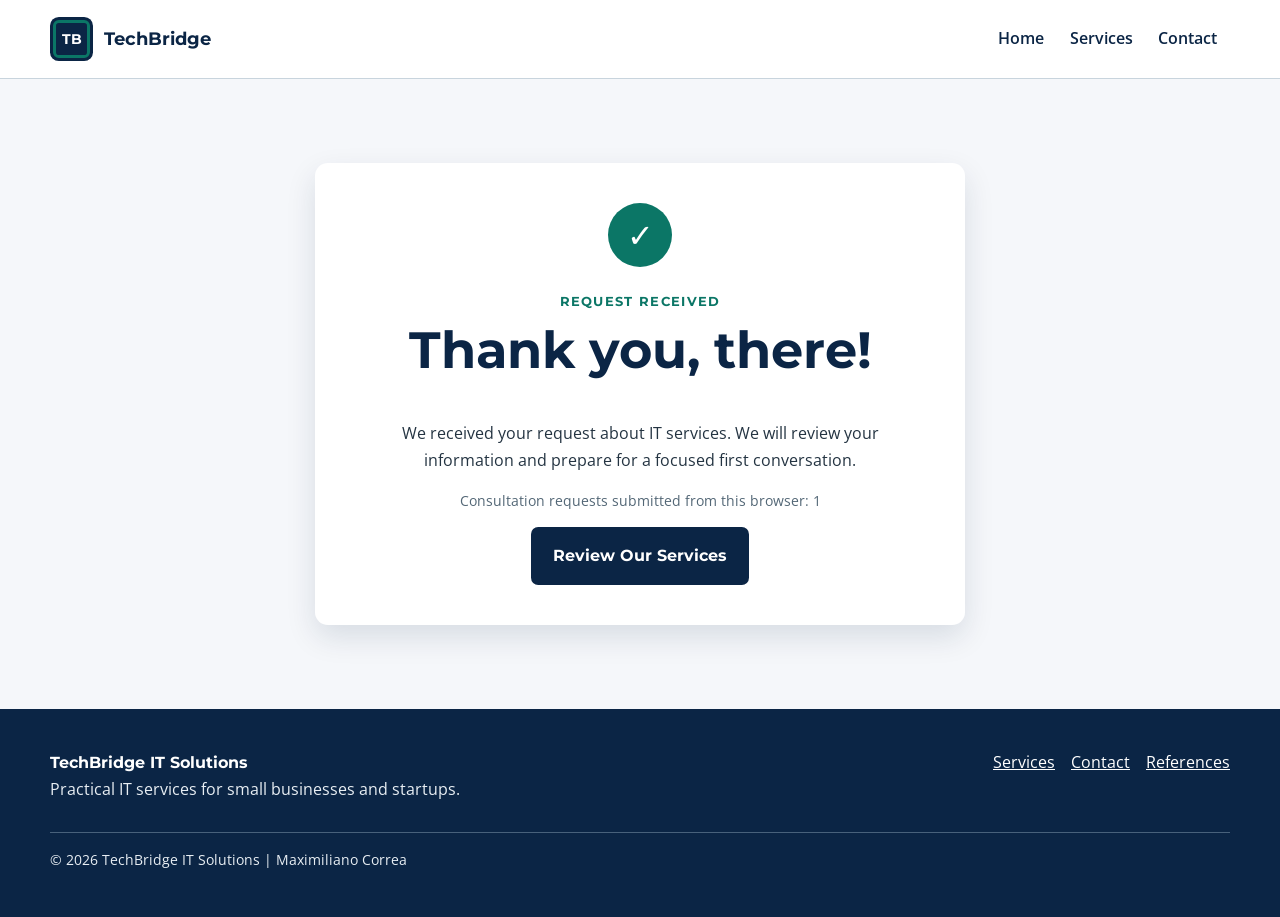
<file: project/thankyou.html>
<!DOCTYPE html>
<html lang="en">
<head>
  <meta charset="UTF-8"><meta name="viewport" content="width=device-width, initial-scale=1.0">
  <meta name="description" content="Confirmation of a TechBridge IT consultation request."><meta name="author" content="Maximiliano Correa">
  <title>Request Received | TechBridge</title><link rel="preconnect" href="https://fonts.googleapis.com"><link rel="preconnect" href="https://fonts.gstatic.com" crossorigin>
  <link href="https://fonts.googleapis.com/css2?family=Montserrat:wght@600;700&family=Open+Sans:wght@400;600&display=swap" rel="stylesheet">
  <link rel="stylesheet" href="styles/techbridge.css"><script src="scripts/techbridge.js" defer></script>
</head>
<body>
  <header class="site-header"><a class="logo" href="index.html" aria-label="TechBridge home"><span aria-hidden="true">TB</span>TechBridge</a><button id="menu-button" type="button" aria-label="Open navigation menu" aria-expanded="false" aria-controls="primary-nav">☰</button><nav id="primary-nav" aria-label="Primary navigation"><a href="index.html">Home</a><a href="services.html">Services</a><a href="contact.html">Contact</a></nav></header>
  <main class="confirmation-main"><section class="confirmation-card"><div class="confirmation-icon" aria-hidden="true">✓</div><p class="eyebrow">Request received</p><h1>Thank you, <span id="confirmation-name">there</span>!</h1><p id="confirmation-message">We received your consultation request.</p><p id="request-count" class="note"></p><a class="button primary" href="services.html">Review Our Services</a></section></main>
  <footer><div><strong>TechBridge IT Solutions</strong><p>Practical IT services for small businesses and startups.</p></div><div class="footer-links"><a href="services.html">Services</a><a href="contact.html">Contact</a><a href="references.html">References</a></div><p class="copyright">&copy; <span class="current-year"></span> TechBridge IT Solutions | Maximiliano Correa</p></footer>
</body>
</html>
</file>
<file: project/styles/techbridge.css>
:root{--navy:#0b2545;--navy2:#163b65;--blue:#176b9c;--teal:#0b7666;--mint:#d7f2ec;--cloud:#f5f7fa;--white:#fff;--text:#243442;--muted:#536776;--border:#c8d4dd;--shadow:0 12px 30px rgb(11 37 69 / 12%)}
*{box-sizing:border-box}
html{scroll-behavior:smooth}
body{margin:0;background:var(--white);color:var(--text);font-family:"Open Sans",Arial,sans-serif;line-height:1.65}
img{display:block;max-width:100%;height:auto}
a{color:var(--blue)}
a:hover{color:var(--teal)}
h1,h2,h3,.logo,.button,#menu-button,.filter,legend{font-family:"Montserrat",Arial,sans-serif}
h1,h2,h3,p{margin-top:0}
h1{max-width:18ch;color:var(--navy);font-size:clamp(2.2rem,7vw,4.4rem);line-height:1.08}
h2{color:var(--navy);font-size:clamp(1.7rem,4vw,2.6rem);line-height:1.2}
h3{color:var(--navy);line-height:1.3}
.site-header{position:relative;z-index:5;display:flex;min-height:76px;align-items:center;justify-content:space-between;padding:.75rem max(1rem,calc((100% - 1180px)/2));border-bottom:1px solid var(--border);background:var(--white)}
.logo{display:flex;align-items:center;gap:.65rem;color:var(--navy);font-size:1.1rem;font-weight:700;text-decoration:none}
.logo span{display:grid;width:2.7rem;height:2.7rem;place-items:center;border-radius:.55rem;background:var(--navy);color:var(--white);font-size:.85rem;outline:3px solid var(--teal);outline-offset:-6px}
#menu-button{padding:.4rem .7rem;border:0;background:transparent;color:var(--navy);font-size:1.6rem;cursor:pointer}
#primary-nav{position:absolute;top:76px;right:0;left:0;display:none;padding:.75rem 1rem 1rem;border-bottom:1px solid var(--border);background:var(--white);box-shadow:var(--shadow)}
#primary-nav.open{display:grid}
#primary-nav a{padding:.8rem;border-bottom:2px solid transparent;color:var(--navy);font-weight:600;text-decoration:none}
#primary-nav a:hover,#primary-nav a.active{border-color:var(--teal);color:var(--blue)}
.hero{display:grid;min-height:calc(100vh - 76px);align-items:center;gap:2rem;padding:4rem max(1rem,calc((100% - 1180px)/2));background:linear-gradient(145deg,var(--cloud),var(--mint))}
.hero>div>p:not(.eyebrow),.page-hero>p:not(.eyebrow){max-width:65ch;color:var(--muted);font-size:1.1rem}
.hero img{width:min(100%,640px);justify-self:center}
.eyebrow{margin-bottom:.6rem;color:var(--teal);font-family:"Montserrat",Arial,sans-serif;font-size:.82rem;font-weight:700;letter-spacing:.1em;text-transform:uppercase}
.actions{display:flex;flex-wrap:wrap;gap:.8rem;margin-top:1.6rem}
.button{display:inline-block;padding:.85rem 1.25rem;border:2px solid transparent;border-radius:.45rem;font-weight:700;text-align:center;text-decoration:none;cursor:pointer}
.primary{background:var(--navy);color:var(--white)}
.primary:hover{background:var(--navy2);color:var(--white)}
.secondary{border-color:var(--navy);color:var(--navy)}
.secondary:hover{background:var(--navy);color:var(--white)}
.light{background:var(--white);color:var(--navy)}
.light:hover{background:var(--mint);color:var(--navy)}
.section,.page-hero,.cta{width:min(1180px,calc(100% - 2rem));margin-inline:auto}
.section{padding-block:4.5rem}
.section-heading{max-width:680px;margin:0 auto 2.5rem;text-align:center}
.card-grid{display:grid;gap:1.25rem}
.service-card{display:flex;min-height:100%;flex-direction:column;padding:1.5rem;border:1px solid var(--border);border-radius:.75rem;background:var(--white);box-shadow:0 5px 18px rgb(11 37 69 / 8%)}
.service-icon{display:grid;width:3.4rem;height:3.4rem;margin-bottom:1rem;place-items:center;border-radius:50%;background:var(--mint);color:var(--navy);font-family:"Montserrat",Arial,sans-serif;font-size:.72rem;font-weight:700}
.category{margin-bottom:.3rem;color:var(--teal);font-size:.75rem;font-weight:700;letter-spacing:.08em;text-transform:uppercase}
.benefit{margin-top:auto;color:var(--navy);font-weight:700}
.center{text-align:center;margin-top:2rem}
.split{display:grid;align-items:center;gap:3rem;border-top:1px solid var(--border)}
.check-list{padding:0;list-style:none}
.check-list li{position:relative;margin-bottom:.8rem;padding-left:1.8rem}
.check-list li::before{position:absolute;left:0;color:var(--teal);content:"✓";font-weight:700}
.cta{display:grid;align-items:center;gap:1rem;margin-bottom:4rem;padding:2rem;border-radius:.8rem;background:var(--navy);color:var(--white)}
.cta h2{margin-bottom:0;color:var(--white)}
.cta .eyebrow{color:#77e0cc}
.page-hero{padding-block:4rem 2rem}
.page-hero h1{max-width:20ch;margin-bottom:1rem;font-size:clamp(2.2rem,6vw,3.7rem)}
.service-section{padding-top:1rem}
.filters{display:flex;flex-wrap:wrap;gap:.6rem;margin-bottom:1rem}
.filter,.save-button{padding:.65rem 1rem;border:1px solid var(--navy);border-radius:2rem;background:var(--white);color:var(--navy);font-weight:700;cursor:pointer}
.filter:hover,.filter.active,.save-button:hover,.save-button.saved{background:var(--navy);color:var(--white)}
.save-button{width:100%;margin-top:.7rem;border-radius:.4rem}
#saved-summary{min-height:1.65rem;margin-bottom:1.5rem;color:var(--muted)}
.contact-layout{display:grid;gap:3rem;padding-top:1rem}
.steps{padding:0;list-style:none}
.steps li{display:flex;gap:1rem;margin-bottom:1.25rem}
.steps li>span{display:grid;width:2.2rem;height:2.2rem;flex:0 0 auto;place-items:center;border-radius:50%;background:var(--teal);color:var(--white);font-weight:700}
.steps p{margin-bottom:0;color:var(--muted)}
form{padding:1.5rem;border:1px solid var(--border);border-radius:.75rem;background:var(--cloud);box-shadow:var(--shadow)}
fieldset{display:grid;gap:.5rem;margin:0 0 1.5rem;padding:0;border:0}
legend{margin-bottom:.9rem;color:var(--navy);font-size:1.25rem;font-weight:700}
label{margin-top:.5rem;color:var(--navy);font-weight:700}
input,select,textarea{width:100%;min-height:46px;padding:.7rem;border:1px solid #748895;border-radius:.35rem;background:var(--white);color:var(--text);font:inherit}
textarea{resize:vertical}
input:focus,select:focus,textarea:focus{border-color:var(--blue);outline:3px solid rgb(23 107 156 / 20%)}
.checkbox{display:flex;align-items:flex-start;gap:.65rem;font-weight:400}
.checkbox input{width:1.2rem;min-height:1.2rem;margin-top:.25rem}
.note{color:var(--muted);font-size:.9rem}
.submit{width:100%;font-size:1rem}
.confirmation-main{display:grid;min-height:70vh;padding:4rem 1rem;place-items:center;background:var(--cloud)}
.confirmation-card{width:min(650px,100%);padding:2.5rem;border-radius:.8rem;background:var(--white);box-shadow:var(--shadow);text-align:center}
.confirmation-card h1{max-width:none;font-size:clamp(2rem,6vw,3.2rem)}
.confirmation-icon{display:grid;width:4rem;height:4rem;margin:0 auto 1.5rem;place-items:center;border-radius:50%;background:var(--teal);color:var(--white);font-size:2rem}
.references{max-width:850px}
footer{display:grid;gap:1.5rem;padding:2.5rem max(1rem,calc((100% - 1180px)/2));background:var(--navy);color:#e8eef3}
footer p{margin-bottom:.35rem}
footer strong{color:var(--white);font-family:"Montserrat",Arial,sans-serif}
.footer-links{display:flex;flex-wrap:wrap;gap:1rem}
.footer-links a{color:var(--white)}
.copyright{padding-top:1rem;border-top:1px solid #48617b;font-size:.85rem}
@media (min-width:650px){.card-grid{grid-template-columns:repeat(2,1fr)}.cta{grid-template-columns:1fr auto;padding:2.5rem 3rem}footer{grid-template-columns:1fr auto}.copyright{grid-column:1/-1}}
@media (min-width:850px){#menu-button{display:none}#primary-nav{position:static;display:flex;padding:0;border:0;box-shadow:none}.hero{grid-template-columns:1.05fr .95fr}.card-grid{grid-template-columns:repeat(3,1fr)}.split,.contact-layout{grid-template-columns:repeat(2,1fr)}}
@media (prefers-reduced-motion:reduce){html{scroll-behavior:auto}}
</file>
<file: styles/form.css>
:root {
    --primary-color: #2f3e46;
    --secondary-color: #52796f;
    --accent-color: #354f52;

    --background-color: #f4f7f6;
    --form-background: #ffffff;

    --text-color: #1f2933;
    --light-text: #ffffff;

    --border-color: #69747c;

    --required-color: #b00020;

    --button-color: #2f5d50;
    --button-hover: #183c33;

    --focus-color: #005fcc;

    --border-radius: 6px;
}

* {
    box-sizing: border-box;
}

body {
    margin: 0;
    min-height: 100vh;

    font-family: Arial, Helvetica, sans-serif;
    color: var(--text-color);

    background-color: var(--background-color);

    display: flex;
    flex-direction: column;
}


/* HEADER */

header {
    background-color: var(--primary-color);
    color: var(--light-text);

    text-align: center;

    padding: 1.25rem;
}

header h1 {
    margin: 0;
    font-size: 1.8rem;
}


/* MAIN */

main {
    flex: 1;

    width: 100%;
    max-width: 650px;

    margin: 0 auto;

    padding: 1rem;
}


/* FORM */

form {
    background-color: var(--form-background);

    padding: 1.5rem;

    border-radius: var(--border-radius);

    box-shadow: 0 2px 10px rgb(0 0 0 / 12%);
}


/* STANDARD FORM GROUP */

.form-group {
    margin-bottom: 1.5rem;
}

.form-group > label {
    display: block;

    margin-bottom: 0.5rem;

    font-weight: 700;
}


/* REQUIRED / OPTIONAL TEXT */

.required {
    color: var(--required-color);
    font-weight: 700;
}

.optional {
    display: block;

    margin-top: 0.2rem;

    font-size: 0.85rem;
    font-style: italic;

    color: #4f5962;
}


/* FORM ELEMENTS */

select,
input[type="date"],
input[type="text"],
textarea {
    width: 100%;

    padding: 0.8rem;

    font: inherit;
    color: var(--text-color);

    background-color: #ffffff;

    border: 1px solid var(--border-color);
    border-radius: var(--border-radius);
}

textarea {
    resize: vertical;
}


/* FOCUS */

select:focus,
input:focus,
textarea:focus {
    outline: 3px solid var(--focus-color);
    outline-offset: 2px;
}


/* FIELDSETS */

fieldset {
    margin: 0 0 1.5rem;

    padding: 1rem;

    border: 1px solid var(--border-color);
    border-radius: var(--border-radius);
}

legend {
    padding: 0 0.4rem;

    font-weight: 700;
}


/* RATING */

.rating {
    display: grid;

    grid-template-columns: repeat(5, 1fr);

    gap: 0.4rem;

    text-align: center;
}

.rating label {
    display: flex;

    flex-direction: column;
    align-items: center;

    cursor: pointer;

    font-size: 0.9rem;
}

.rating input[type="radio"] {
    width: 20px;
    height: 20px;

    margin-top: 0.35rem;

    cursor: pointer;
}

.star {
    font-size: 2rem;
    line-height: 1;

    color: #805800;
}


/* CHECKBOXES */

.checkbox-group {
    display: grid;

    gap: 0.9rem;
}

.checkbox-group label {
    display: flex;

    align-items: center;

    gap: 0.6rem;

    cursor: pointer;
}

.checkbox-group input[type="checkbox"] {
    width: 20px;
    height: 20px;

    margin: 0;

    cursor: pointer;
}


/* SUBMIT BUTTON */

.submit-button {
    width: 100%;

    padding: 0.9rem 1rem;

    border: none;
    border-radius: var(--border-radius);

    font: inherit;
    font-weight: 700;

    color: #ffffff;
    background-color: var(--button-color);

    cursor: pointer;
}

.submit-button:hover {
    background-color: var(--button-hover);
}

.submit-button:focus {
    outline: 3px solid var(--focus-color);
    outline-offset: 3px;
}


/* REVIEW CONFIRMATION PAGE */

.confirmation {
    text-align: center;
}

.confirmation h2 {
    color: var(--primary-color);

    margin-top: 0;
}

.review-count {
    margin: 2rem 0;

    padding: 1rem;

    background-color: #e5efec;

    border-left: 5px solid var(--secondary-color);

    font-weight: 700;
}

.back-link {
    display: inline-block;

    padding: 0.8rem 1.2rem;

    text-decoration: none;

    color: #ffffff;
    background-color: var(--button-color);

    border-radius: var(--border-radius);

    font-weight: 700;
}

.back-link:hover {
    background-color: var(--button-hover);
}

.back-link:focus {
    outline: 3px solid var(--focus-color);
    outline-offset: 3px;
}


/* FOOTER */

footer {
    margin-top: 1.5rem;

    padding: 1.25rem;

    text-align: center;

    color: var(--light-text);
    background-color: var(--primary-color);
}

footer p {
    margin: 0.3rem;
}


/* DESKTOP */

@media screen and (min-width: 700px) {

    main {
        padding: 2rem 1rem;
    }

    form {
        padding: 2rem;
    }

    header h1 {
        font-size: 2.2rem;
    }

    .checkbox-group {
        grid-template-columns: repeat(2, 1fr);
    }
}
</file>
<file: styles/place.css>
/* =========================
   Global Variables
========================= */

:root {
    --primary-color: #006b3c;
    --secondary-color: #f4d03f;
    --accent-color: #d62828;
    --background-color: #f5f5f5;
    --light-background: #eeeeee;
    --text-color: #222222;
    --white: #ffffff;
    --overlay-background: rgba(255, 255, 255, 0.92);
    --shadow-color: rgba(0, 0, 0, 0.2);

    --heading-font: Arial, Helvetica, sans-serif;
    --body-font: Arial, Helvetica, sans-serif;
}


/* =========================
   General Styles
========================= */

* {
    box-sizing: border-box;
}

body {
    margin: 0;
    font-family: var(--body-font);
    color: var(--text-color);
    background-color: var(--background-color);
    line-height: 1.6;
}


/* =========================
   Header
========================= */

header {
    background-color: var(--primary-color);
    color: var(--white);
    text-align: center;
    padding: 1rem;
    border-bottom: 8px solid var(--accent-color);
}

header h1 {
    margin: 0;
    font-family: var(--heading-font);
    font-size: 2rem;
}


/* =========================
   Main
========================= */

main {
    width: 100%;
    margin: 0 auto;
}


/* =========================
   Hero Image
========================= */

.hero {
    width: 100%;
}

.hero picture {
    display: block;
}

.hero img {
    display: block;
    width: 100%;
    height: auto;
}


/* =========================
   Information Sections
========================= */

.place-info,
.weather {
    background-color: var(--white);
    margin: 1rem;
    padding: 1rem;
    border-radius: 8px;
}

.place-info h2,
.weather h2 {
    margin-top: 0;
    padding: 0.75rem;
    font-family: var(--heading-font);
    background-color: var(--primary-color);
    color: var(--white);
    text-align: center;
}

.info-content p,
.weather-content p {
    margin: 0.5rem 0;
}


/* =========================
   Weather
========================= */

.weather {
    text-align: center;
}

.weather-icon {
    display: block;
    width: 80px;
    height: auto;
    margin: 1rem auto;
}

.weather-content {
    text-align: left;
}


/* =========================
   Footer
========================= */

footer {
    background-color: var(--primary-color);
    color: var(--white);
    text-align: center;
    padding: 1rem;
    margin-top: 1rem;
    border-top: 8px solid var(--accent-color);
}

footer p {
    margin: 0.25rem;
}


/* =========================
   Wider Screens
========================= */

@media screen and (min-width: 700px) {

    body {
        max-width: 1160px;
        margin: 0 auto;
        background-color: var(--light-background);
    }

    header {
        padding: 1.5rem;
    }

    header h1 {
        font-size: 2.5rem;
    }

    main {
        position: relative;
    }

    .hero img {
        width: 100%;
    }

    .place-info,
    .weather {
        position: absolute;
        margin: 0;
        background-color: var(--overlay-background);
        border-radius: 0;
        box-shadow: 0 2px 8px var(--shadow-color);
    }

    .place-info {
        top: 2rem;
        left: 2rem;
        width: 300px;
    }

    .weather {
        right: 2rem;
        bottom: 2rem;
        width: 300px;
    }

    .place-info h2,
    .weather h2 {
        margin: -1rem -1rem 1rem;
    }

    /* Required pseudo-element for wider view */
    .weather h2::after {
        content: " ⛅";
        margin-left: 0.5rem;
    }

    /* SVG weather icon is only displayed on mobile */
    .weather-icon {
        display: none;
    }

    footer {
        margin-top: 0;
    }
}
</file>
<file: styles/temples.css>
/* ------------------------------
   Reset and General Styles
------------------------------ */

* {
    box-sizing: border-box;
}

html {
    scroll-behavior: smooth;
}

body {
    margin: 0;
    font-family: "Roboto", sans-serif;
    line-height: 1.6;
    color: #1f2937;
    background-color: #f5f7fa;
}


/* ------------------------------
   Header
------------------------------ */

header {
    background-color: #17324d;
    color: #ffffff;
}

.header-content {
    max-width: 1100px;
    margin: 0 auto;
}

.site-title {
    display: block;
    padding: 1.25rem 1rem;

    font-family: "Montserrat", sans-serif;
    font-size: 1.6rem;
    font-weight: 700;

    text-align: center;
}


/* ------------------------------
   Hamburger Menu
------------------------------ */

.menu-button {
    display: block;
    width: 100%;
    min-height: 48px;

    padding: 0.75rem;

    border: 0;
    border-top: 1px solid rgba(255, 255, 255, 0.2);

    background-color: #17324d;
    color: #ffffff;

    font-size: 1.5rem;

    cursor: pointer;
}

.menu-button:hover,
.menu-button:focus {
    background-color: #245b7a;
}

.menu-button:focus-visible {
    outline: 3px solid #f4b942;
    outline-offset: -3px;
}


/* ------------------------------
   Navigation
------------------------------ */

nav {
    display: none;
    flex-direction: column;
}

nav.open {
    display: flex;
}

nav a {
    display: block;

    min-height: 48px;
    padding: 0.9rem 1rem;

    border: 2px solid transparent;

    color: #ffffff;
    text-align: center;
    text-decoration: none;
    font-weight: 600;

    transition:
        background-color 0.2s ease,
        color 0.2s ease;
}

nav a:hover,
nav a:focus {
    background-color: #f4b942;
    color: #17324d;
}

nav a:focus-visible {
    outline: 3px solid #ffffff;
    outline-offset: -3px;
}


/* ------------------------------
   Main
------------------------------ */

main {
    max-width: 1100px;
    margin: 0 auto;
    padding: 2rem 1rem;
}

h1 {
    margin: 0 0 2rem;

    color: #17324d;

    font-family: "Montserrat", sans-serif;
    font-size: 2rem;
    font-weight: 700;

    text-align: center;
}


/* ------------------------------
   Temple Grid
------------------------------ */

.temple-grid {
    display: grid;
    grid-template-columns: 1fr;
    gap: 1.5rem;
}


/* ------------------------------
   Temple Figures
------------------------------ */

figure {
    margin: 0;

    overflow: hidden;

    background-color: #ffffff;

    border: 1px solid #d6dde5;
    border-radius: 8px;

    box-shadow: 0 2px 6px rgba(0, 0, 0, 0.08);
}

figure img {
    display: block;

    width: 100%;
    height: auto;

    aspect-ratio: 4 / 3;
    object-fit: cover;
}

figcaption {
    padding: 0.9rem;

    color: #17324d;

    font-family: "Montserrat", sans-serif;
    font-size: 1rem;
    font-weight: 600;

    text-align: center;
}


/* ------------------------------
   Footer
------------------------------ */

footer {
    margin-top: 2rem;
    padding: 2rem 1rem;

    background-color: #17324d;
    color: #ffffff;

    text-align: center;
}

footer p {
    margin: 0.5rem 0;
}


/* ------------------------------
   Small Mobile Screens
------------------------------ */

@media (max-width: 400px) {

    .site-title {
        font-size: 1.4rem;
    }

    h1 {
        font-size: 1.7rem;
    }

    main {
        padding: 1.5rem 0.75rem;
    }
}
</file>
<file: styles/temples-large.css>
/* ------------------------------
   Larger Screen Layout
------------------------------ */

@media (min-width: 700px) {

    /* Header */

    .header-content {
        display: flex;
        align-items: center;
        justify-content: space-between;

        padding: 0 1rem;
    }

    .site-title {
        padding: 1.5rem 0;
        text-align: left;
        font-size: 1.8rem;
    }


    /* Hide hamburger on larger screens */

    .menu-button {
        display: none;
    }


    /* Navigation */

    nav {
        display: flex;
        flex-direction: row;
        align-items: stretch;
    }

    nav a {
        min-width: 90px;
        padding: 1rem 0.9rem;
    }


    /* Main */

    main {
        padding: 2.5rem 1.5rem;
    }

    h1 {
        font-size: 2.5rem;
        margin-bottom: 2.5rem;
    }


    /* Temple Grid */

    .temple-grid {
        grid-template-columns: repeat(3, 1fr);
        gap: 2rem;
    }


    /* Figures */

    figure img {
        aspect-ratio: 4 / 3;
        object-fit: cover;
    }
}
</file>
<file: project/styles/siteplan.css>
:root {
    --navy: #0b2545;
    --blue: #1d70a2;
    --teal: #2ca58d;
    --light: #f5f7fa;
    --white: #ffffff;
    --text: #1f2933;
    --border: #c7d2dc;
}

* {
    box-sizing: border-box;
}

body {
    margin: 0;
    background-color: var(--light);
    color: var(--text);
    font-family: "Open Sans", Arial, sans-serif;
    line-height: 1.65;
}

header,
footer {
    background-color: var(--navy);
    color: var(--white);
}

header {
    display: flex;
    align-items: center;
    gap: 1rem;
    padding: 2rem max(1.25rem, calc((100% - 1050px) / 2));
}

.brand-mark {
    display: grid;
    width: 4rem;
    height: 4rem;
    place-items: center;
    border: 3px solid var(--teal);
    border-radius: 0.75rem;
    color: var(--white);
    font-family: "Montserrat", Arial, sans-serif;
    font-size: 1.4rem;
    font-weight: 700;
}

h1,
h2,
h3,
.eyebrow,
figcaption,
.wireframe {
    font-family: "Montserrat", Arial, sans-serif;
}

h1 {
    margin: 0;
    font-size: clamp(1.75rem, 5vw, 2.6rem);
    line-height: 1.15;
}

.eyebrow {
    margin: 0 0 0.25rem;
    color: #77e0cc;
    font-size: 0.82rem;
    font-weight: 700;
    letter-spacing: 0.08em;
    text-transform: uppercase;
}

main {
    width: min(1050px, calc(100% - 2rem));
    margin: 2rem auto;
}

section {
    margin-bottom: 1.5rem;
    padding: 1.5rem;
    border-left: 5px solid var(--teal);
    border-radius: 0.5rem;
    background-color: var(--white);
    box-shadow: 0 3px 12px rgb(11 37 69 / 10%);
}

h2 {
    margin-top: 0;
    padding-bottom: 0.4rem;
    border-bottom: 2px solid var(--blue);
    color: var(--navy);
}

h3 {
    color: var(--blue);
}

li {
    margin-bottom: 0.6rem;
}

.color-grid {
    display: grid;
    gap: 1rem;
}

.color-card {
    min-height: 10rem;
    padding: 1rem;
    border: 1px solid var(--border);
    border-radius: 0.5rem;
}

.color-card h3,
.color-card p {
    margin: 0.25rem 0;
}

.navy {
    background-color: var(--navy);
    color: var(--white);
}

.navy h3,
.blue h3,
.teal h3 {
    color: var(--white);
}

.blue {
    background-color: var(--blue);
    color: var(--white);
}

.teal {
    background-color: var(--teal);
    color: #08251f;
}

.teal h3 {
    color: #08251f;
}

.light {
    background-color: var(--light);
    color: var(--navy);
}

.type-sample {
    padding: 1rem;
    border-left: 4px solid var(--blue);
    background-color: var(--light);
}

.type-sample + .type-sample {
    margin-top: 1rem;
}

.body-font,
.body-font h3 {
    font-family: "Open Sans", Arial, sans-serif;
}

.wireframe-grid {
    display: grid;
    gap: 2rem;
    align-items: start;
}

figure {
    margin: 0;
}

figcaption {
    margin-bottom: 0.75rem;
    color: var(--navy);
    font-size: 1.1rem;
    font-weight: 700;
    text-align: center;
}

.wireframe {
    padding: 0.5rem;
    border: 3px solid var(--navy);
    background-color: var(--light);
    color: var(--navy);
    font-size: 0.75rem;
    text-align: center;
}

.mobile-wireframe {
    max-width: 310px;
    margin-inline: auto;
}

.wireframe > div,
.wf-cards > div,
.wf-two-column > div {
    display: grid;
    min-height: 3.5rem;
    margin: 0.4rem;
    padding: 0.5rem;
    place-items: center;
    border: 2px solid var(--blue);
    background-color: var(--white);
}

.wireframe .wf-header {
    display: flex;
    min-height: 3rem;
    align-items: center;
    justify-content: space-between;
    background-color: var(--navy);
    color: var(--white);
}

.wireframe .wf-hero {
    min-height: 8rem;
    gap: 0.4rem;
}

.wf-button {
    padding: 0.35rem 0.7rem;
    border-radius: 0.25rem;
    background-color: var(--teal);
    color: #08251f;
}

.wireframe .wf-section-title {
    min-height: 2.5rem;
    border-style: dashed;
}

.wireframe .wf-cta {
    background-color: var(--teal);
    color: #08251f;
}

.wireframe .wf-footer {
    min-height: 3rem;
    background-color: var(--navy);
    color: var(--white);
}

.wf-cards,
.wf-two-column {
    display: grid;
    margin: 0;
    padding: 0;
    border: 0;
    background: transparent;
}

footer {
    padding: 1.25rem;
    text-align: center;
}

footer p {
    margin: 0;
}

@media (min-width: 650px) {
    .color-grid {
        grid-template-columns: repeat(2, 1fr);
    }

    .wireframe-grid {
        grid-template-columns: minmax(240px, 1fr) minmax(400px, 2fr);
    }

    .wf-cards {
        grid-template-columns: repeat(3, 1fr);
    }

    .wf-two-column {
        grid-template-columns: repeat(2, 1fr);
    }
}
</file>
